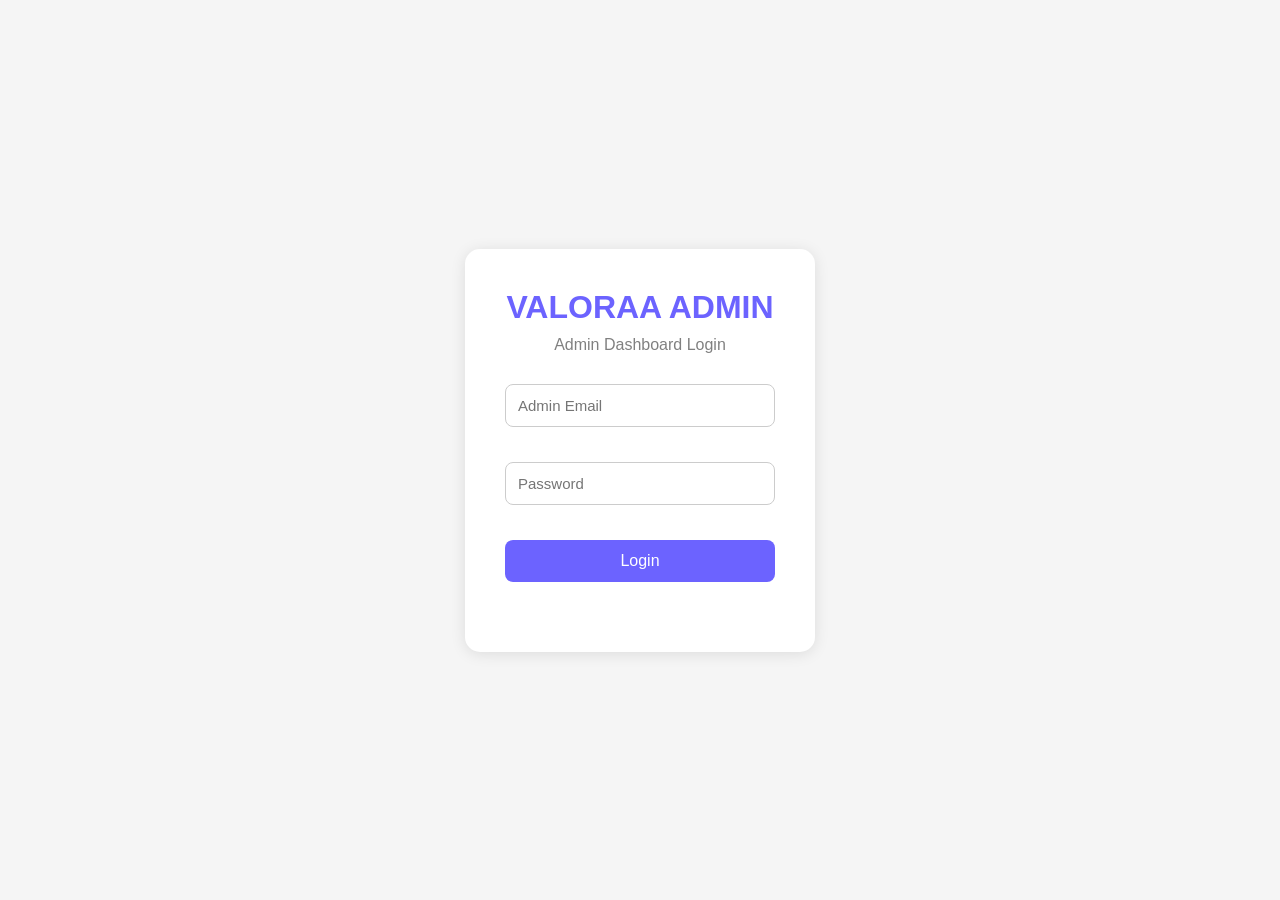
<file: frontend html/admin-login.html>
<!DOCTYPE html>
<html>

<head>

    <title>VALORAA Admin Login</title>

    <link rel="stylesheet"
          href="../css/admin.css">

    <link rel="stylesheet"
          href="https://cdnjs.cloudflare.com/ajax/libs/font-awesome/6.5.1/css/all.min.css">

</head>

<body class="login-body">

<div class="login-container">

    <div class="login-box">

        <h1>VALORAA ADMIN</h1>

        <p>Admin Dashboard Login</p>

        <form id="adminLoginForm">

            <input type="email"
                   id="email"
                   placeholder="Admin Email"
                   required>

            <input type="password"
                   id="password"
                   placeholder="Password"
                   required>

            <button type="submit">

                Login

            </button>

        </form>

    </div>

</div>

<script src="../javascript/admin-login.js"></script>

</body>
</html>
</file>
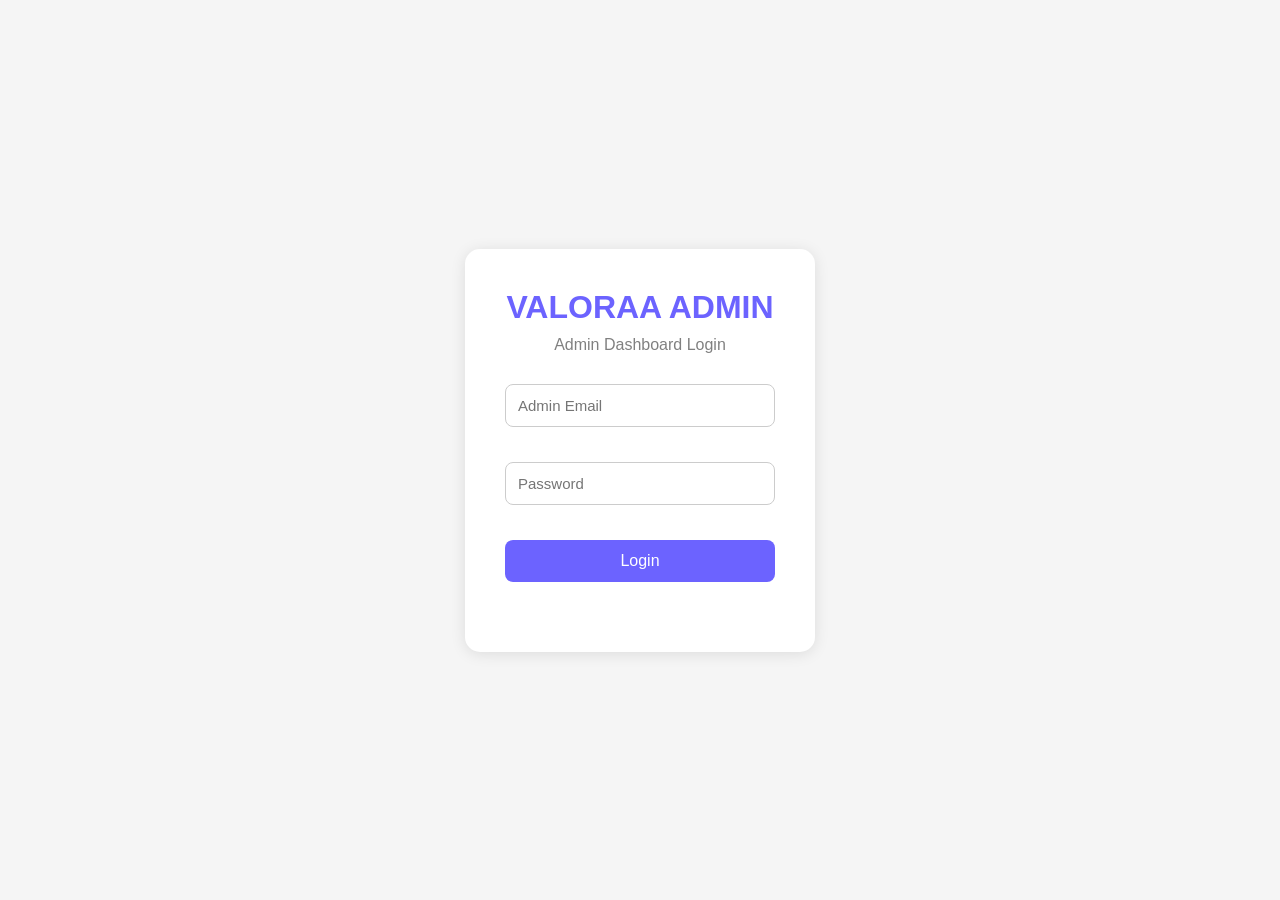
<file: frontend html/admin.html>
<!-- admin.html -->

<!DOCTYPE html>
<html lang="en">

<head>

    <meta charset="UTF-8">

    <meta name="viewport"
          content="width=device-width, initial-scale=1.0">

    <title>VALORAA Admin Dashboard</title>

    <link rel="stylesheet"
          href="../css/admin.css">

    <link rel="stylesheet"
    href="https://cdnjs.cloudflare.com/ajax/libs/font-awesome/6.5.1/css/all.min.css">

</head>

<body>

<!-- SIDEBAR -->

<div class="sidebar">

    <div class="logo">

        <h2>VALORAA</h2>

    </div>

    <ul>

        <li class="active">
            <a href="#">
                <i class="fa-solid fa-chart-line"></i>
                Dashboard
            </a>
        </li>

        <li>
            <a href="#products">
                <i class="fa-solid fa-box-open"></i>
                Products
            </a>
        </li>

        <li>
            <a href="orders.html">
                <i class="fa-solid fa-cart-shopping"></i>
                Orders
            </a>
        </li>

        <li>
            <a href="users.html">
                <i class="fa-solid fa-users"></i>
                Users
            </a>
        </li>

        <li>
            <a href="reports.html">
                <i class="fa-solid fa-chart-pie"></i>
                Reports
            </a>
        </li>

        <li>
            <a href="settings.html">
                <i class="fa-solid fa-gear"></i>
                Settings
            </a>
        </li>

        <li>
            <a href="#" onclick="logout()">
                <i class="fa-solid fa-right-from-bracket"></i>
                Logout
            </a>
        </li>

    </ul>

</div>


<!-- MAIN CONTENT -->

<div class="main-content">


    <!-- TOPBAR -->

    <div class="topbar">

        <div>

            <h1>Dashboard</h1>

            <p>Welcome Back Admin 👋</p>

        </div>

        <div class="topbar-right">

            <input type="text"
                   placeholder="Search...">

            <i class="fa-solid fa-bell"></i>

            <img src="https://i.pravatar.cc/40"
                 alt="Admin">

        </div>

    </div>


    <!-- DASHBOARD CARDS -->

    <div class="cards">

        <div class="card">

            <div>

                <h3>Total Products</h3>

                <h1 id="productCount">0</h1>

            </div>

            <i class="fa-solid fa-box"></i>

        </div>


        <div class="card">

            <div>

                <h3>Total Orders</h3>

                <h1 id="orderCount">0</h1>

            </div>

            <i class="fa-solid fa-cart-shopping"></i>

        </div>


        <div class="card">

            <div>

                <h3>Total Users</h3>

                <h1 id="userCount">0</h1>

            </div>

            <i class="fa-solid fa-users"></i>

        </div>


        <div class="card">

            <div>

                <h3>Revenue</h3>

                <h1 id="revenueCount">₹0</h1>

            </div>

            <i class="fa-solid fa-wallet"></i>

        </div>

    </div>


    <!-- PRODUCTS SECTION -->

    <div class="products-section" id="products">

        <div class="section-header">

            <h2>Products</h2>

            <button id="showFormBtn">
                + Add Product
            </button>

        </div>


        <!-- PRODUCT FORM -->

        <form id="productForm">

            <input type="text"
                   id="name"
                   placeholder="Product Name"
                   required>

            <input type="text"
                   id="category"
                   placeholder="Category"
                   required>

            <input type="number"
                   id="price"
                   placeholder="Price"
                   required>

            <input type="text"
                   id="imageUrl"
                   placeholder="Image URL"
                   required>

            <button type="submit">
                Save Product
            </button>

        </form>


        <!-- PRODUCT CARDS -->

        <div class="product-grid"
             id="productTable">

        </div>

    </div>

</div>

<script src="../javascript/admin.js"></script>

</body>
</html>
</file>
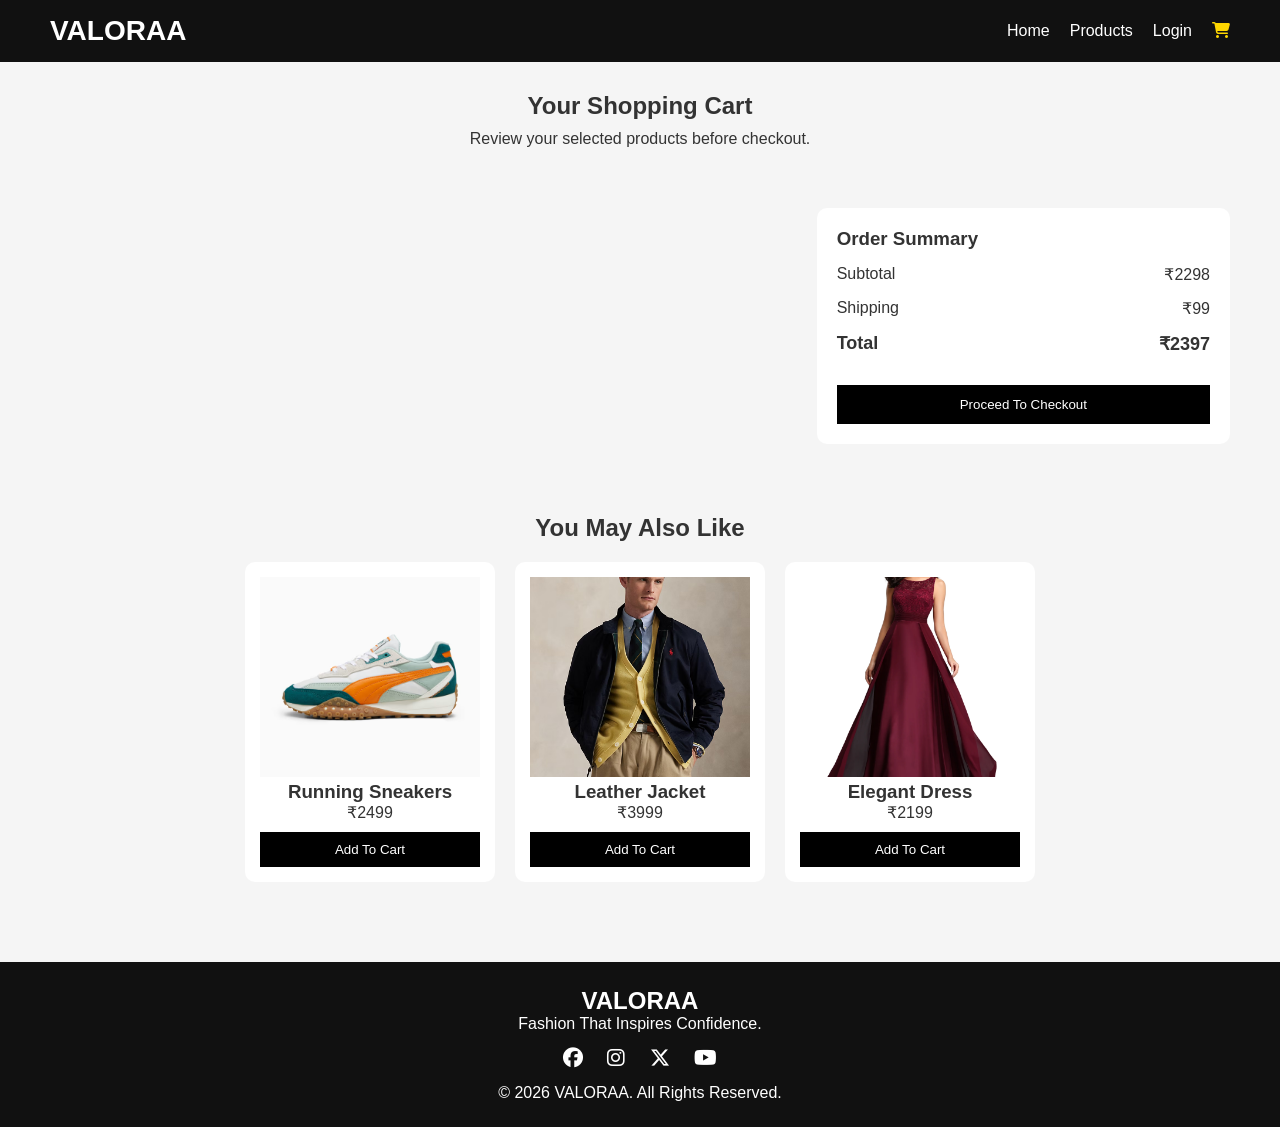
<file: frontend html/cart.html>
<!DOCTYPE html>
<html lang="en">

<head>
    <meta charset="UTF-8">

    <meta name="viewport"
        content="width=device-width, initial-scale=1.0">

    <title>VALORAA | Cart</title>

    <!-- CSS -->
    <link rel="stylesheet" href="../css/cart.css">

    <!-- Font Awesome -->
    <link rel="stylesheet"
        href="https://cdnjs.cloudflare.com/ajax/libs/font-awesome/6.5.1/css/all.min.css">
</head>

<body>

    <!-- HEADER -->
    <header>

        <div class="logo">
            <h1>VALORAA</h1>
        </div>

        <nav>

            <ul>

                <li><a href="index.html">Home</a></li>

                <li><a href="product.html">Products</a></li>

                <li><a href="login.html">Login</a></li>

                <li>
                    <a href="cart.html" class="active">
                        <i class="fa-solid fa-cart-shopping"></i>
                    </a>
                </li>

            </ul>

        </nav>

    </header>


    <!-- PAGE TITLE -->
    <section class="cart-title">

        <h2>Your Shopping Cart</h2>

        <p>
            Review your selected products before checkout.
        </p>

    </section>


    <!-- CART SECTION -->
    <section class="cart-container">


        <!-- LEFT SIDE -->
        <div class="cart-items">


            <!-- ITEM 1 -->
            <div class="cart-item">

                <img src="../images/tshirt.jpg" alt="T-Shirt">

                <div class="item-details">

                    <h3>Classic Black T-Shirt</h3>

                    <p>Size: M</p>

                    <p class="price">₹799</p>

                </div>

                <div class="quantity">

                    <button>-</button>

                    <span>1</span>

                    <button>+</button>

                </div>

                <button class="remove-btn">
                    <i class="fa-solid fa-trash"></i>
                </button>

            </div>


            <!-- ITEM 2 -->
            <div class="cart-item">

                <img src="../images/hoodie.jpg" alt="Hoodie">

                <div class="item-details">

                    <h3>Premium Hoodie</h3>

                    <p>Size: L</p>

                    <p class="price">₹1499</p>

                </div>

                <div class="quantity">

                    <button>-</button>

                    <span>1</span>

                    <button>+</button>

                </div>

                <button class="remove-btn">
                    <i class="fa-solid fa-trash"></i>
                </button>

            </div>

        </div>


        <!-- RIGHT SIDE -->
        <div class="cart-summary">

            <h3>Order Summary</h3>

            <div class="summary-item">

                <p>Subtotal</p>

                <span>₹2298</span>

            </div>

            <div class="summary-item">

                <p>Shipping</p>

                <span>₹99</span>

            </div>

            <div class="summary-item total">

                <p>Total</p>

                <span>₹2397</span>

            </div>

            <button class="checkout-btn">
                Proceed To Checkout
            </button>

        </div>

    </section>


    <!-- RECOMMENDED PRODUCTS -->
    <section class="recommended">

        <h2>You May Also Like</h2>

        <div class="recommended-container">


            <!-- PRODUCT 1 -->
            <div class="recommended-card">

                <img src="../images/shoes.jpg" alt="Shoes">

                <h3>Running Sneakers</h3>

                <p>₹2499</p>

                <button>Add To Cart</button>

            </div>


            <!-- PRODUCT 2 -->
            <div class="recommended-card">

                <img src="../images/jacket.jpg" alt="Jacket">

                <h3>Leather Jacket</h3>

                <p>₹3999</p>

                <button>Add To Cart</button>

            </div>


            <!-- PRODUCT 3 -->
            <div class="recommended-card">

                <img src="../images/women-dress.jpg" alt="Women Dress">

                <h3>Elegant Dress</h3>

                <p>₹2199</p>

                <button>Add To Cart</button>

            </div>

        </div>

    </section>


    <!-- FOOTER -->
    <footer>

        <div class="footer-content">

            <h2>VALORAA</h2>

            <p>Fashion That Inspires Confidence.</p>

            <div class="social-icons">

                <i class="fa-brands fa-facebook"></i>

                <i class="fa-brands fa-instagram"></i>

                <i class="fa-brands fa-x-twitter"></i>

                <i class="fa-brands fa-youtube"></i>

            </div>

            <p class="copyright">
                © 2026 VALORAA. All Rights Reserved.
            </p>

        </div>

    </footer>


    <!-- JS -->
    <script src="../javascript/cart.js"></script>

</body>

</html>
</file>
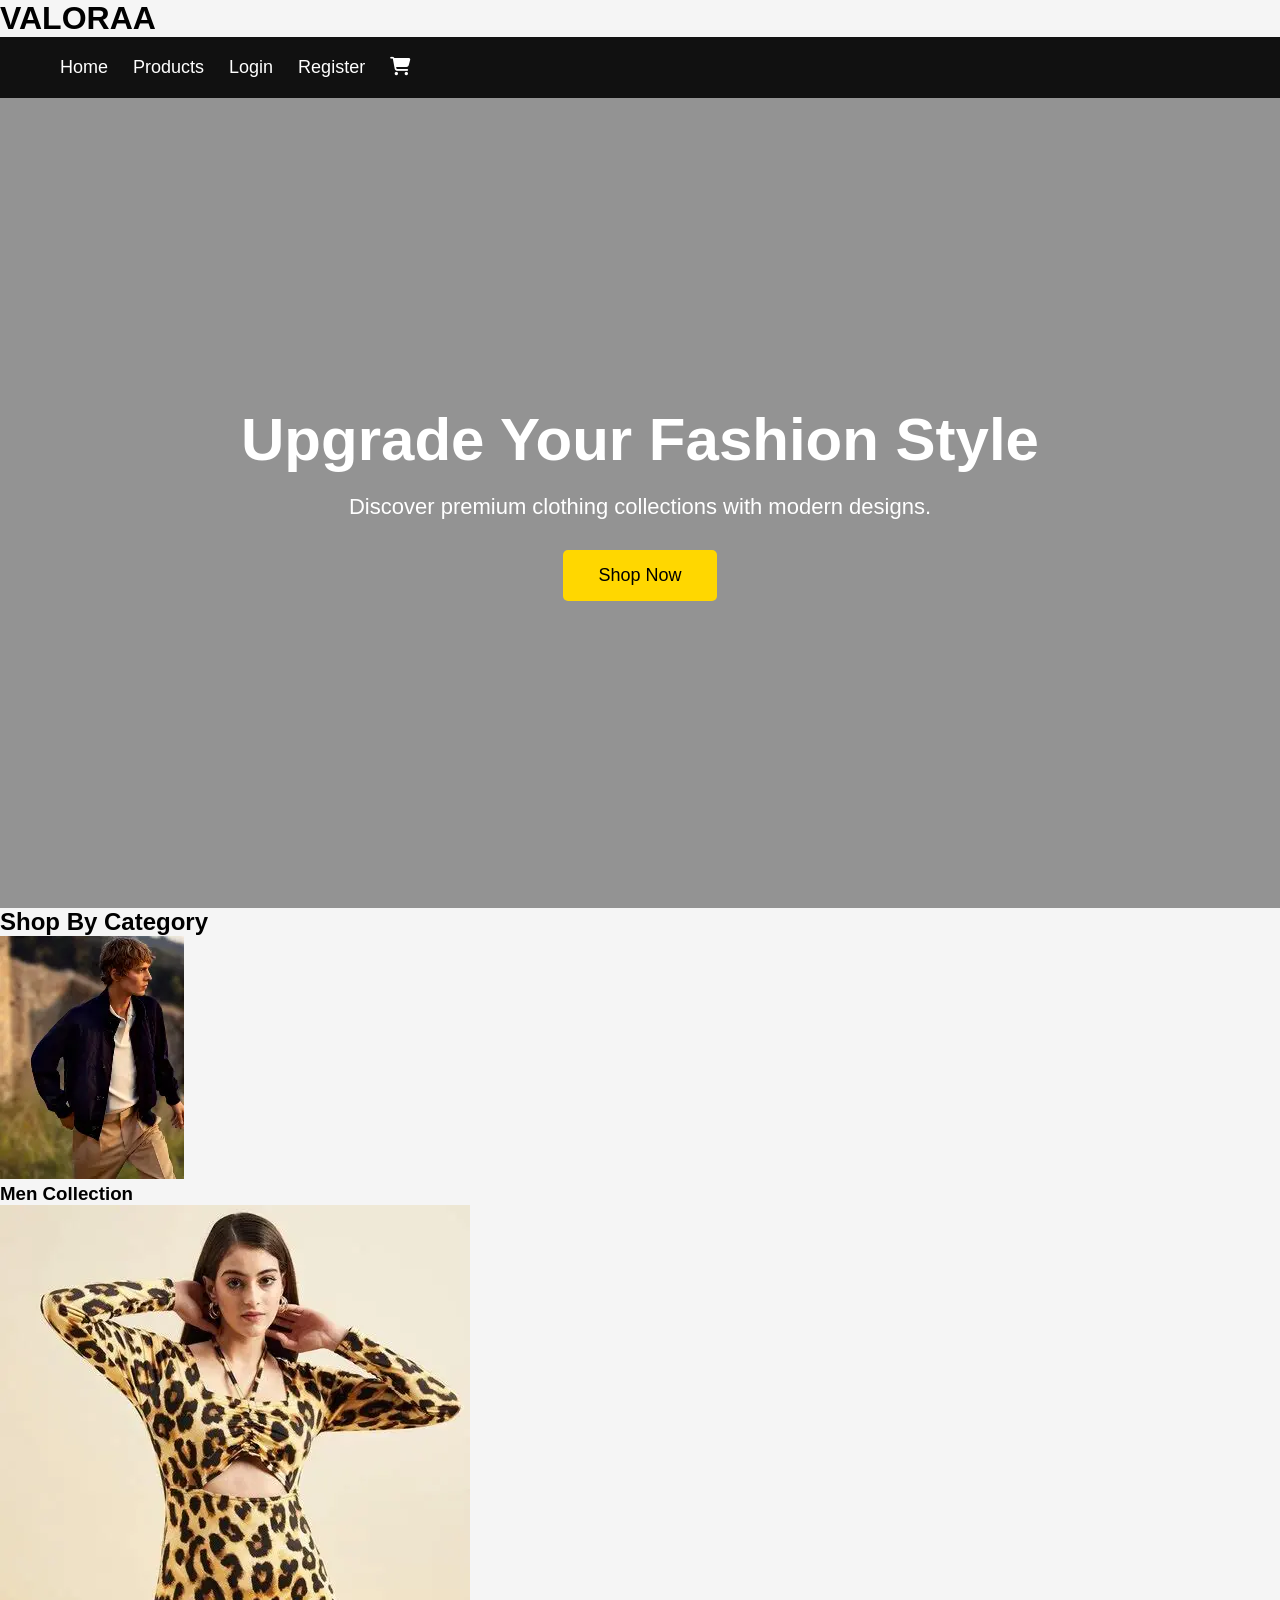
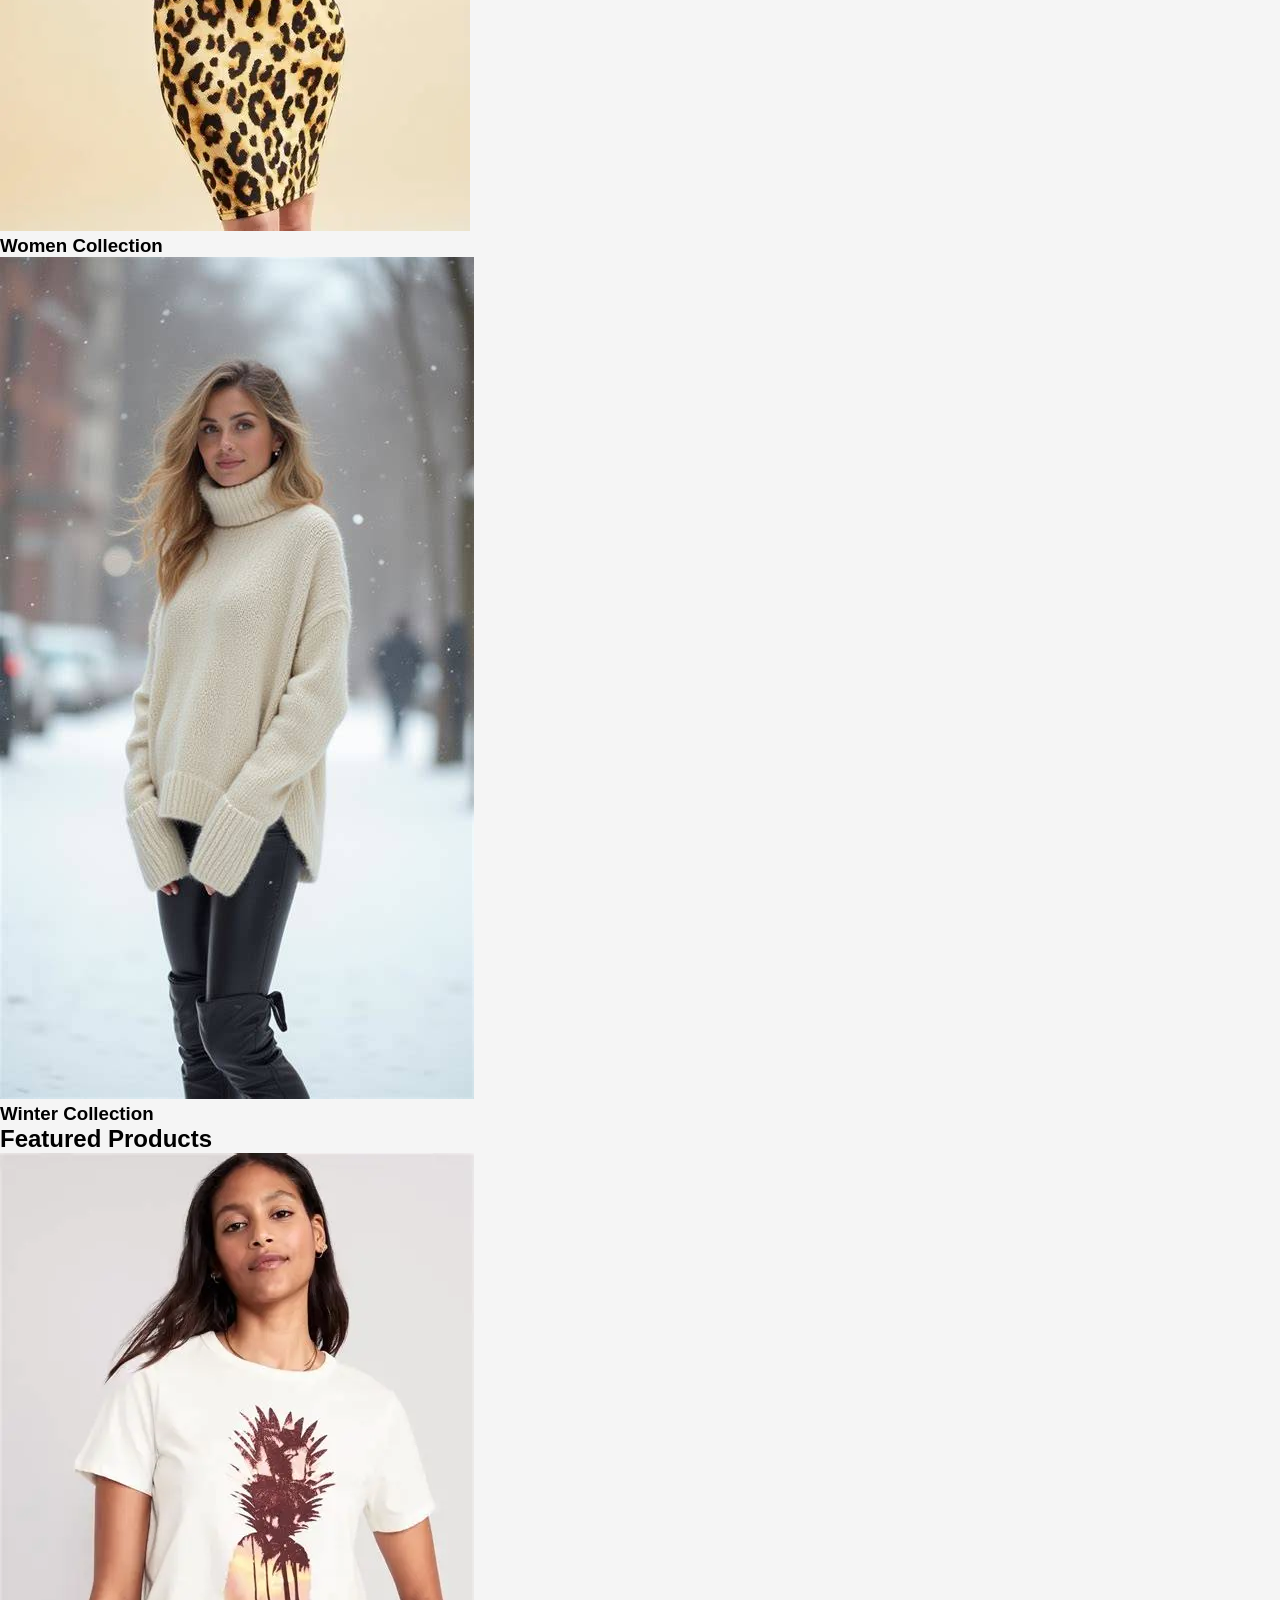
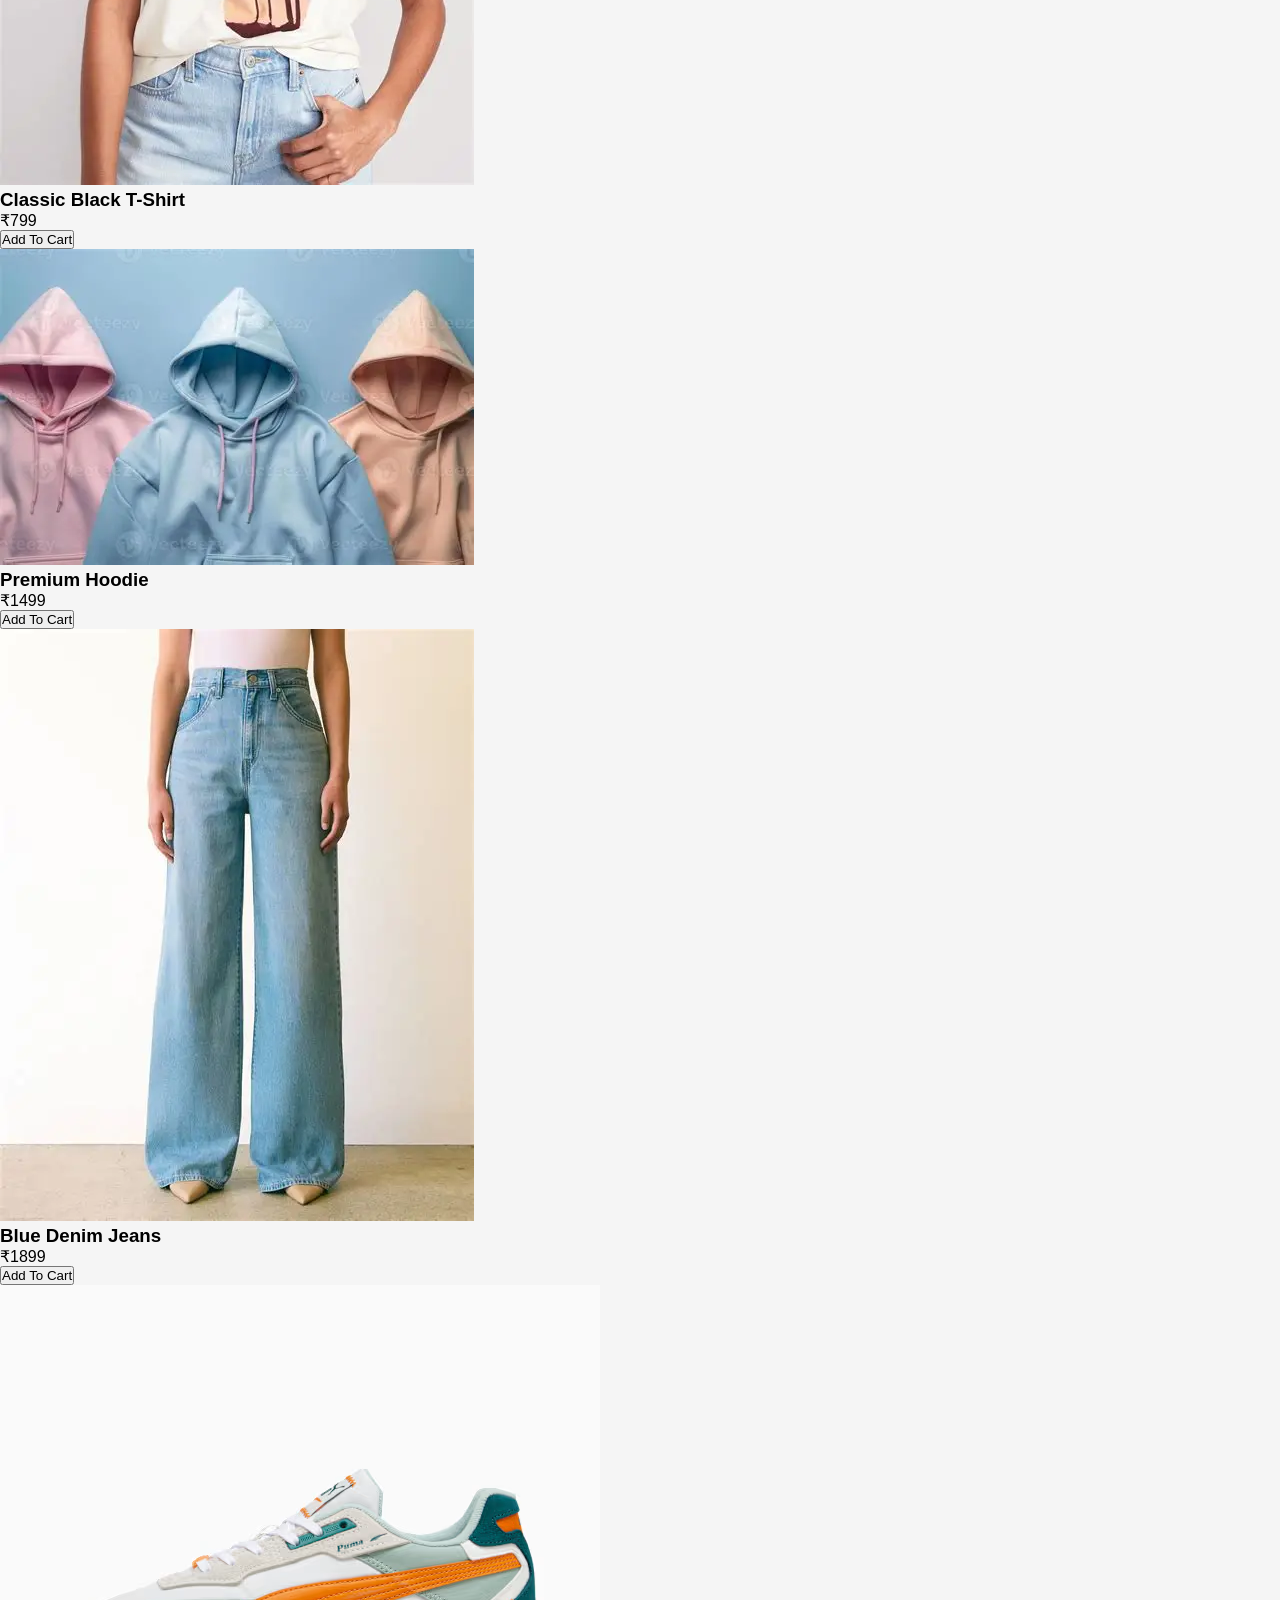
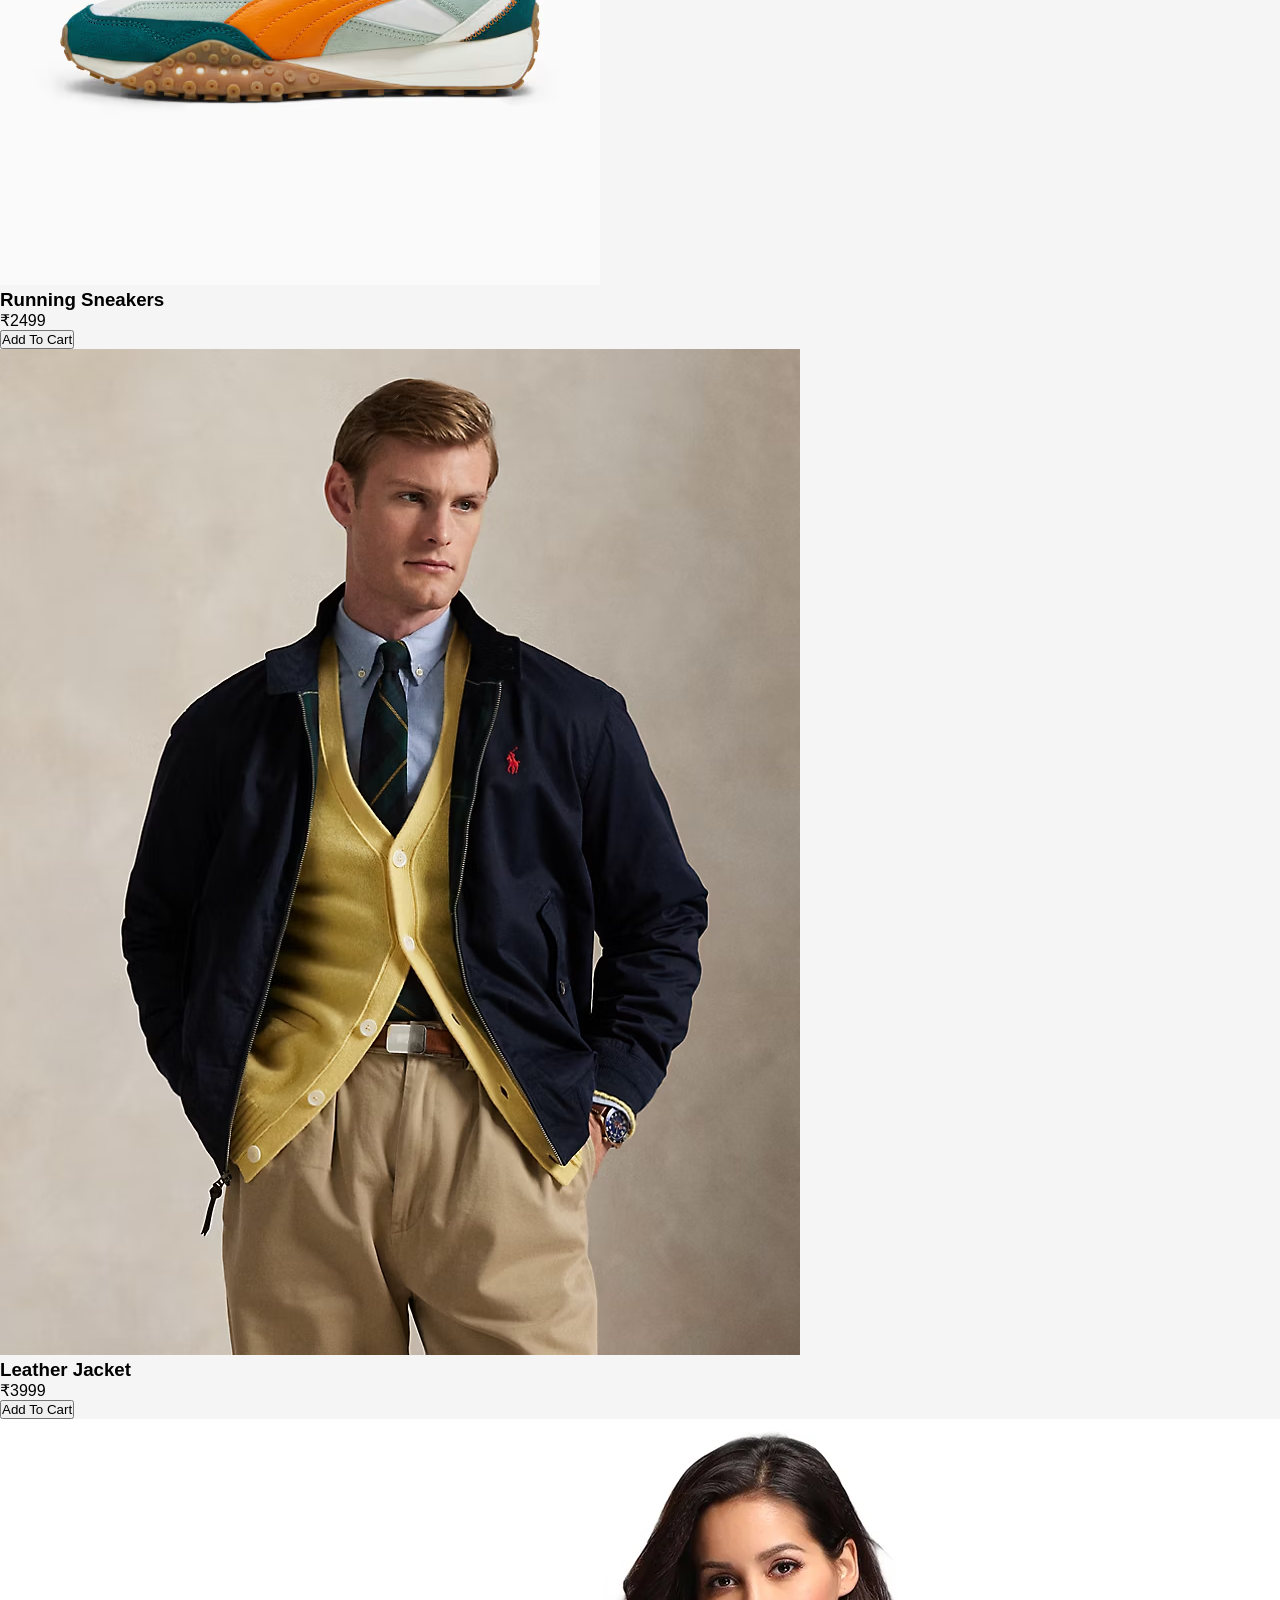
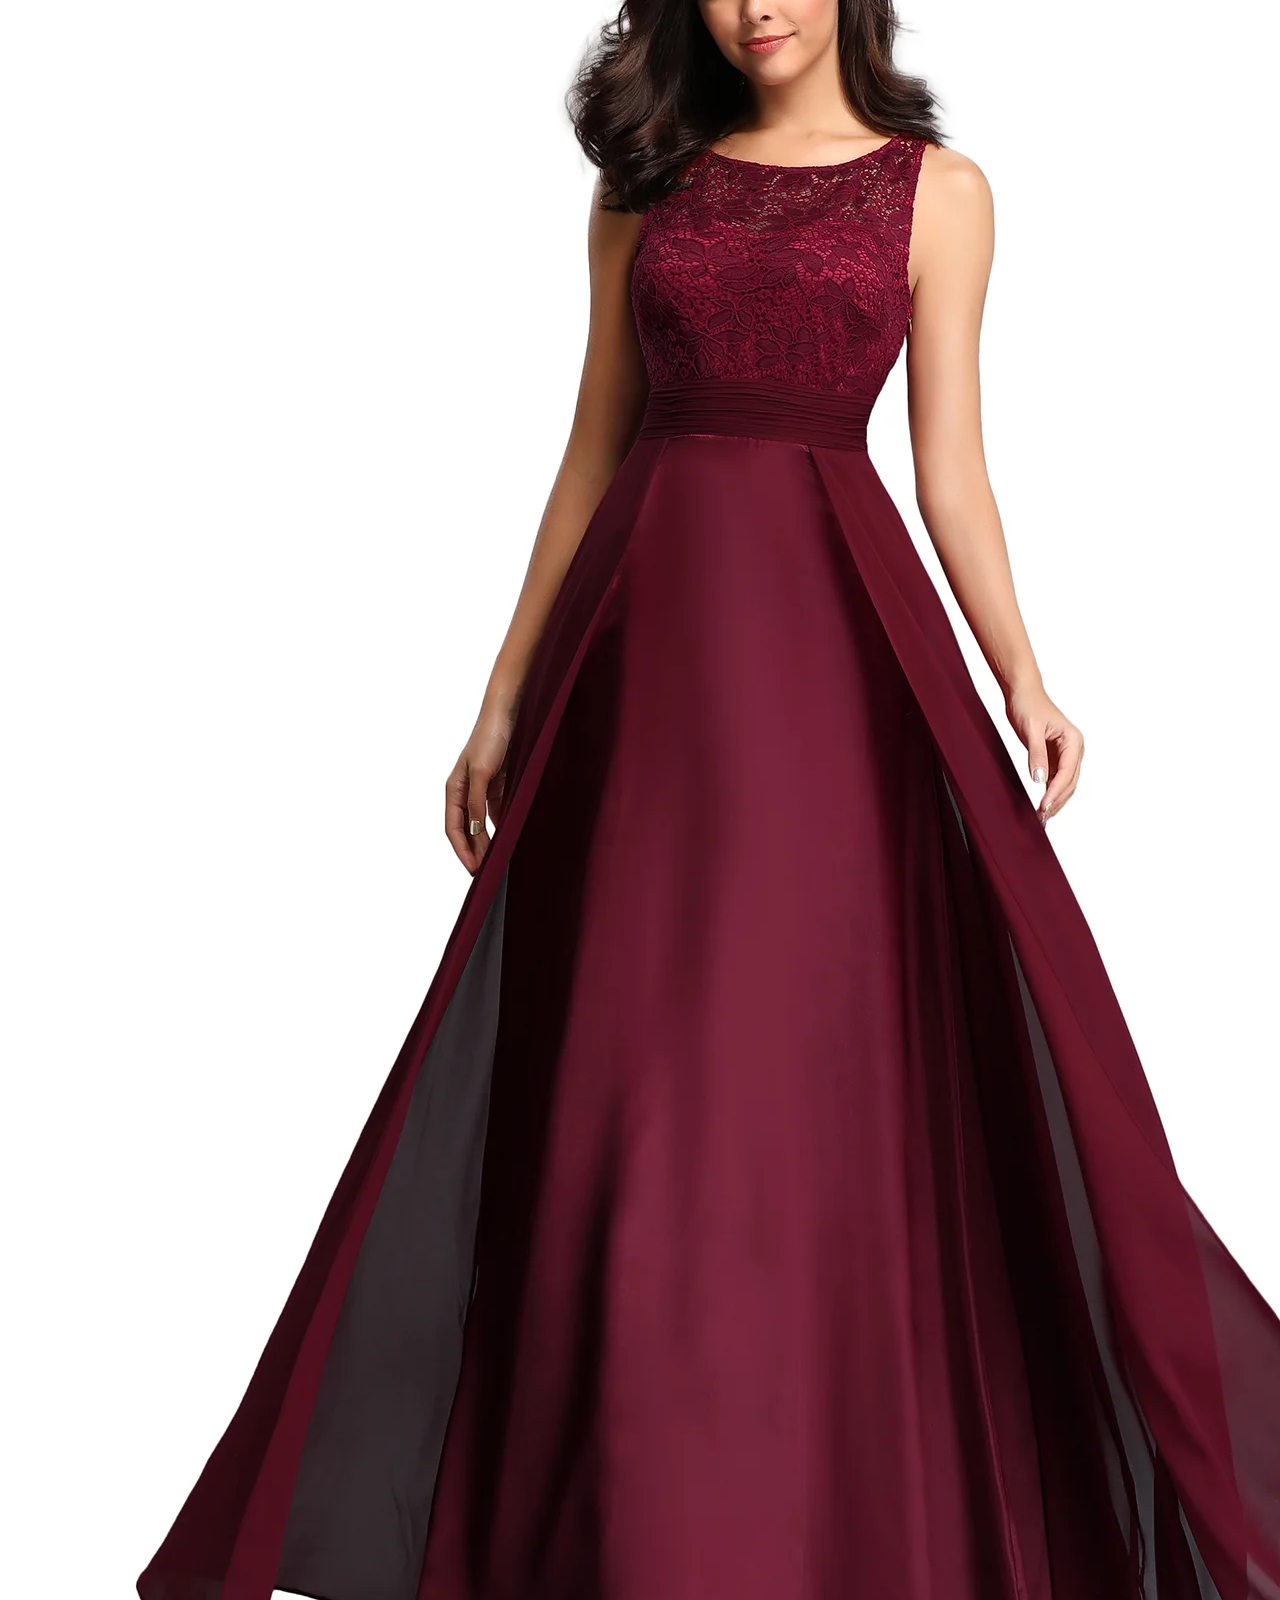
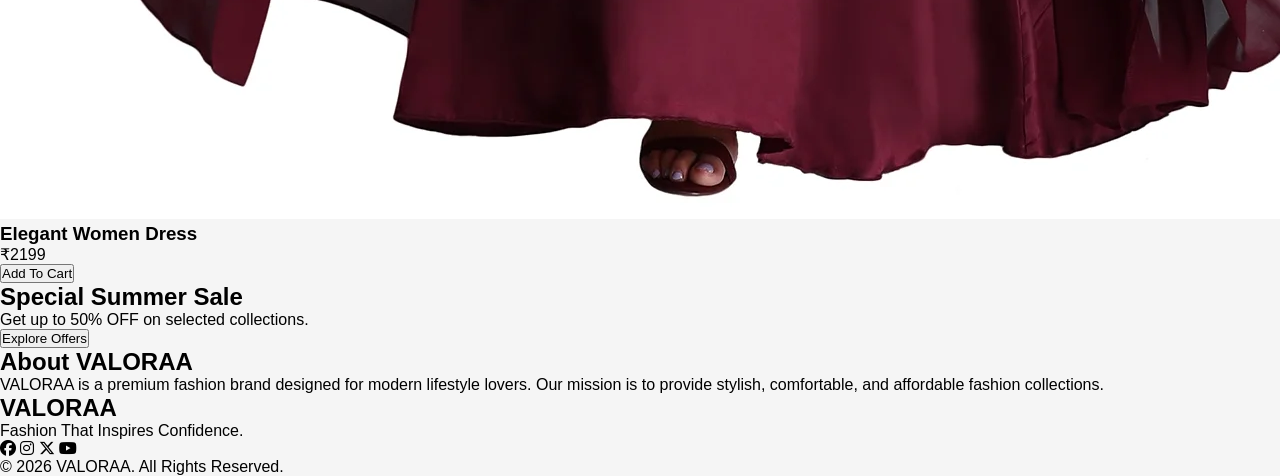
<file: frontend html/home.html>
<!DOCTYPE html>
<html lang="en">

<head>

    <meta charset="UTF-8">

    <meta name="viewport"
          content="width=device-width, initial-scale=1.0">

    <title>VALORAA | Fashion Store</title>

    <!-- CSS -->
    <link rel="stylesheet" href="../css/home.css">
    <!-- FONT AWESOME -->
    <link rel="stylesheet"
          href="https://cdnjs.cloudflare.com/ajax/libs/font-awesome/6.5.1/css/all.min.css">

</head>

<body>


<!-- HEADER -->
<header>

    <div class="logo">
        <h1>VALORAA</h1>
    </div>

    <nav>

        <ul>

            <li><a href="index.html" class="active">Home</a></li>

            <li><a href="product.html">Products</a></li>

            <li><a href="login.html">Login</a></li>

            <li><a href="register.html">Register</a></li>

            <li>
                <a href="cart.html">
                    <i class="fa-solid fa-cart-shopping"></i>
                </a>
            </li>

        </ul>

    </nav>

</header>


<!-- HERO SECTION -->
<section class="hero">

    <div class="hero-content">

        <h2>Upgrade Your Fashion Style</h2>

        <p>
            Discover premium clothing collections with modern designs.
        </p>

        <button onclick="window.location.href='product.html'">
    Shop Now
</button>
    </div>

</section>


<!-- CATEGORIES -->
<section class="categories">

    <h2 class="section-title">Shop By Category</h2>

    <div class="category-container">


        <!-- MEN -->
        <div class="category-card">

            <img src="../images/men-fashion.jpg"
     alt="Men Fashion">

            <h3>Men Collection</h3>

        </div>


        <!-- WOMEN -->
        <div class="category-card">

            <img src="../images/women-fashion.jpg" alt="Women Fashion">

            <h3>Women Collection</h3>

        </div>


        <!-- WINTER -->
        <div class="category-card">

            <img src="../images/winter-fashion.jpg" alt="Winter Fashion">

            <h3>Winter Collection</h3>

        </div>

    </div>

</section>


<!-- FEATURED PRODUCTS -->
<section class="products">

    <h2 class="section-title">Featured Products</h2>

    <div class="product-container">


        <!-- PRODUCT 1 -->
        <div class="product-card">

            <img src="../images/tshirt.jpg" alt="T-Shirt">

            <h3>Classic Black T-Shirt</h3>

            <p class="price">₹799</p>

            <button>Add To Cart</button>

        </div>


        <!-- PRODUCT 2 -->
        <div class="product-card">

            <img src="../images/hoodie.jpg" alt="Hoodie">

            <h3>Premium Hoodie</h3>

            <p class="price">₹1499</p>

            <button>Add To Cart</button>

        </div>


        <!-- PRODUCT 3 -->
        <div class="product-card">

            <img src="../images/jeans.jpg" alt="Jeans">

            <h3>Blue Denim Jeans</h3>

            <p class="price">₹1899</p>

            <button>Add To Cart</button>

        </div>


        <!-- PRODUCT 4 -->
        <div class="product-card">

           <img src="../images/shoes.jpg" alt="Shoes">

            <h3>Running Sneakers</h3>

            <p class="price">₹2499</p>

            <button>Add To Cart</button>

        </div>


        <!-- PRODUCT 5 -->
        <div class="product-card">

            <img src="../images/jacket.jpg" alt="Jacket">

            <h3>Leather Jacket</h3>

            <p class="price">₹3999</p>

            <button>Add To Cart</button>

        </div>


        <!-- PRODUCT 6 -->
        <div class="product-card">

           <img src="../images/women-dress.jpg" alt="Women Dress">

            <h3>Elegant Women Dress</h3>

            <p class="price">₹2199</p>

            <button>Add To Cart</button>

        </div>

    </div>

</section>


<!-- OFFER SECTION -->
<section class="offer-section">

    <div class="offer-content">

        <h2>Special Summer Sale</h2>

        <p>
            Get up to 50% OFF on selected collections.
        </p>

        <button>Explore Offers</button>

    </div>

</section>


<!-- ABOUT SECTION -->
<section class="about">

    <div class="about-content">

        <h2>About VALORAA</h2>

        <p>
            VALORAA is a premium fashion brand designed for modern
            lifestyle lovers. Our mission is to provide stylish,
            comfortable, and affordable fashion collections.
        </p>

    </div>

</section>


<!-- FOOTER -->
<footer>

    <div class="footer-content">

        <h2>VALORAA</h2>

        <p>Fashion That Inspires Confidence.</p>

        <div class="social-icons">

            <i class="fa-brands fa-facebook"></i>

            <i class="fa-brands fa-instagram"></i>

            <i class="fa-brands fa-x-twitter"></i>

            <i class="fa-brands fa-youtube"></i>

        </div>

        <p>
            © 2026 VALORAA. All Rights Reserved.
        </p>

    </div>

</footer>


<!-- JS -->
<script src="../javascript/home.js"></script>

</body>
</html>
</file>
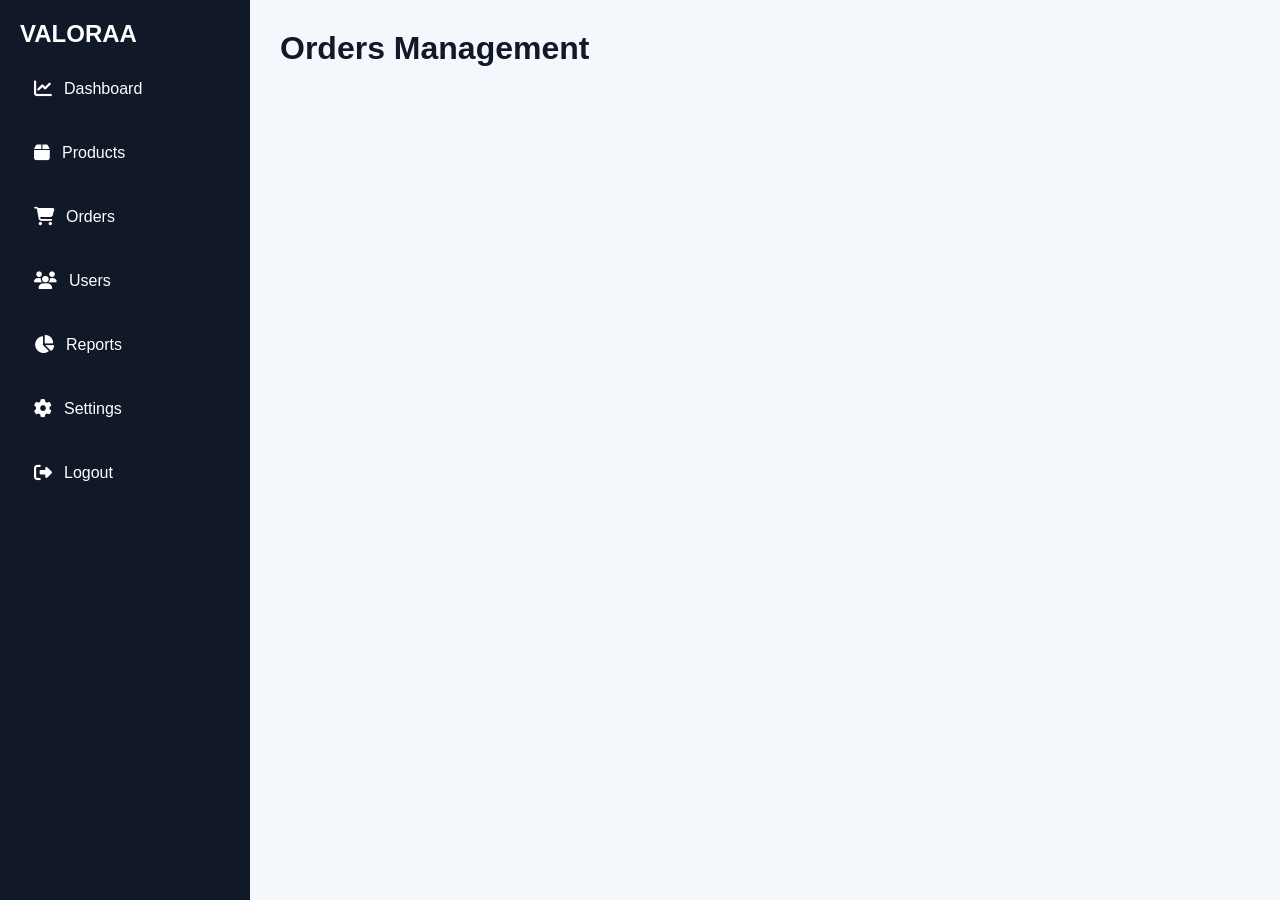
<file: frontend html/orders.html>
<!DOCTYPE html>
<html>

<head>

    <title>Orders</title>

    <link rel="stylesheet"
          href="../css/admin.css">

    <link rel="stylesheet"
          href="https://cdnjs.cloudflare.com/ajax/libs/font-awesome/6.5.1/css/all.min.css">

</head>

<body>

<div class="sidebar">

    <h2>VALORAA</h2>

    <ul>

        <li>
            <a href="admin.html">
                <i class="fa-solid fa-chart-line"></i>
                Dashboard
            </a>
        </li>

        <li>
            <a href="admin.html">
                <i class="fa-solid fa-box"></i>
                Products
            </a>
        </li>

        <li>
            <a href="orders.html" class="active">
                <i class="fa-solid fa-cart-shopping"></i>
                Orders
            </a>
        </li>

        <li>
            <a href="users.html">
                <i class="fa-solid fa-users"></i>
                Users
            </a>
        </li>

        <li>
            <a href="reports.html">
                <i class="fa-solid fa-chart-pie"></i>
                Reports
            </a>
        </li>

        <li>
            <a href="settings.html">
                <i class="fa-solid fa-gear"></i>
                Settings
            </a>
        </li>

        <li>
            <a href="login.html">
                <i class="fa-solid fa-right-from-bracket"></i>
                Logout
            </a>
        </li>

    </ul>

</div>



<div class="main-content">

    <div class="topbar">

        <h1>Orders Management</h1>

    </div>


    <div id="ordersContainer"
         class="orders-grid">

    </div>

</div>

<script src="../javascript/orders.js"></script>

</body>
</html>
</file>
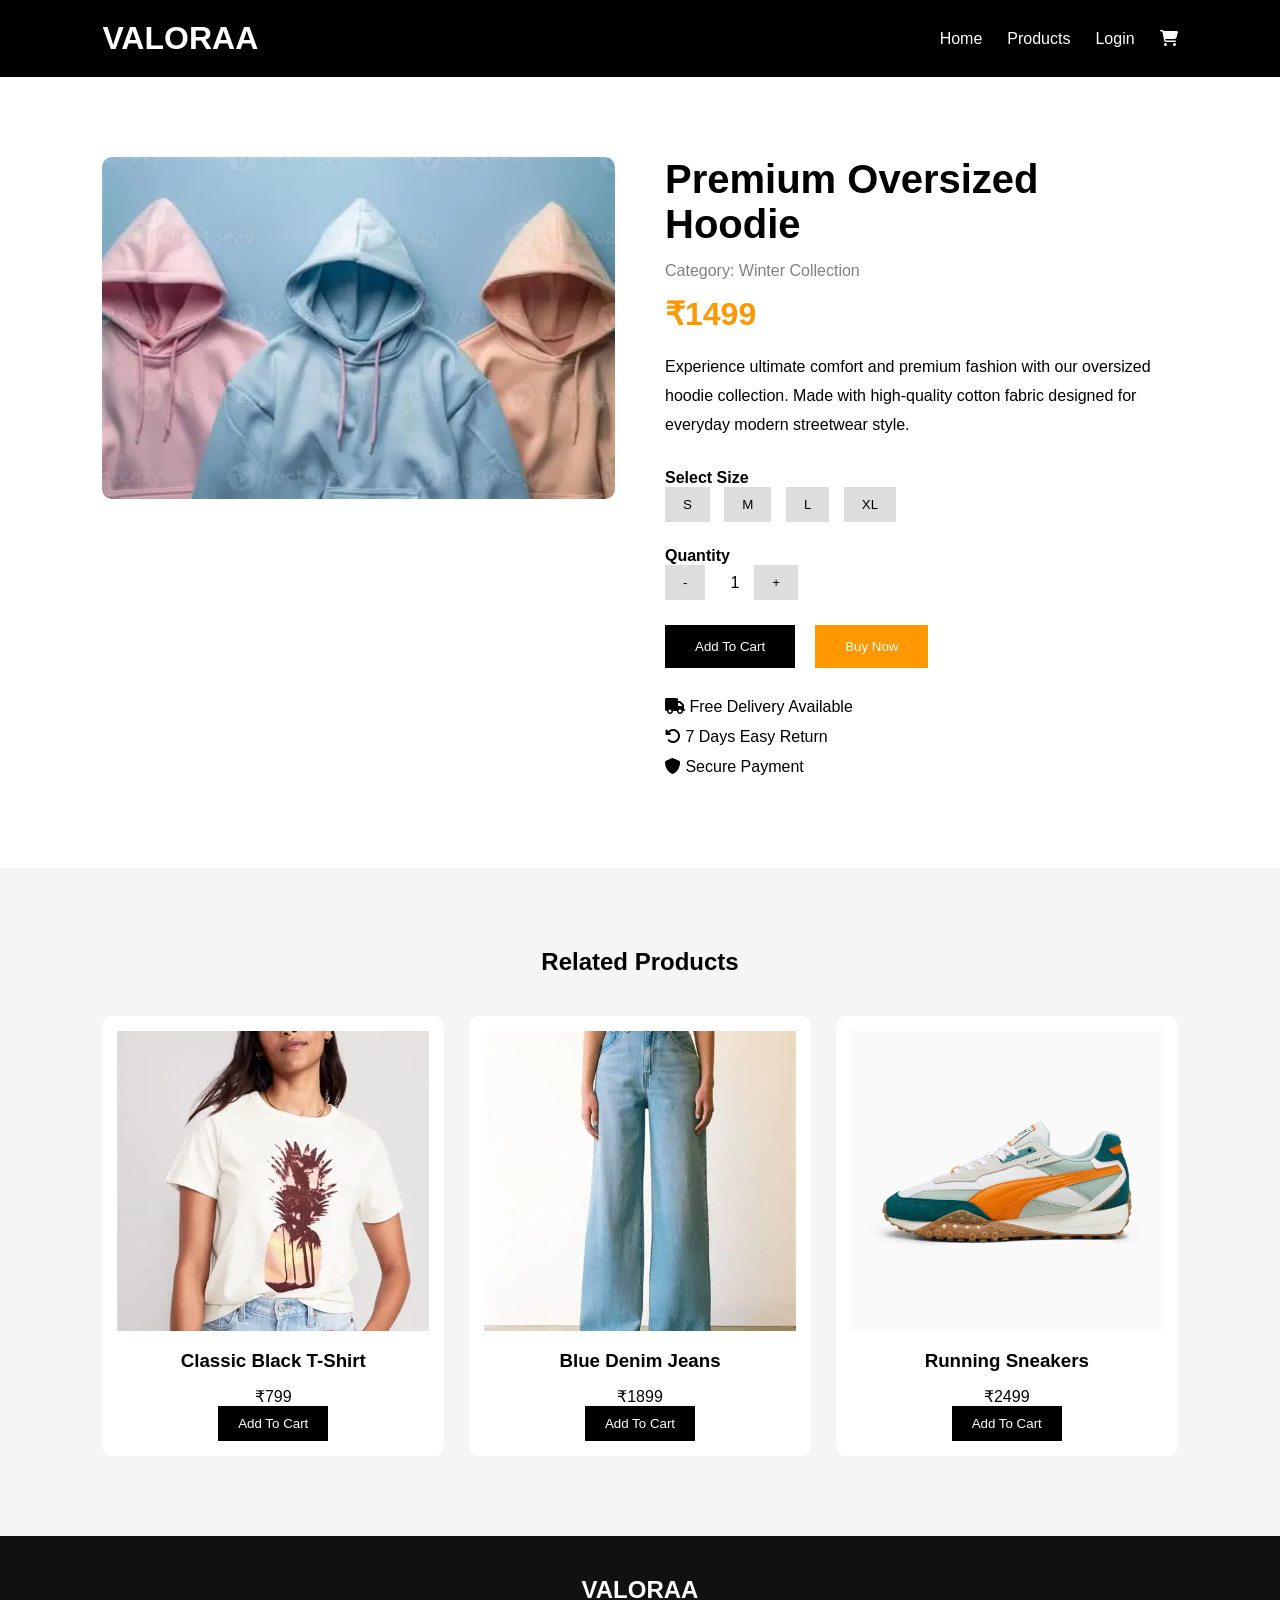
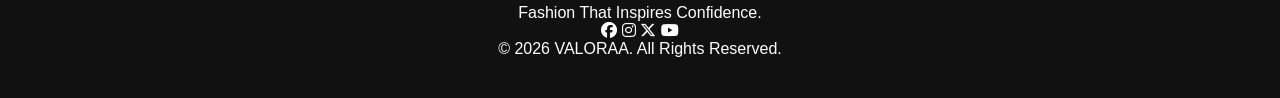
<file: frontend html/product details.html>
<!DOCTYPE html>
<html lang="en">

<head>
    <meta charset="UTF-8">

    <meta name="viewport"
        content="width=device-width, initial-scale=1.0">

    <title>VALORAA | Product Details</title>

    <!-- CSS -->
   <link rel="stylesheet" href="../css/product details.css">

    <!-- Font Awesome -->
    <link rel="stylesheet"
        href="https://cdnjs.cloudflare.com/ajax/libs/font-awesome/6.5.1/css/all.min.css">
</head>

<body>

    <!-- HEADER -->
    <header>

        <div class="logo">
            <h1>VALORAA</h1>
        </div>

        <nav>

            <ul>

                <li><a href="index.html">Home</a></li>

                <li><a href="product.html">Products</a></li>

                <li><a href="login.html">Login</a></li>

                <li>
                    <a href="cart.html">
                        <i class="fa-solid fa-cart-shopping"></i>
                    </a>
                </li>

            </ul>

        </nav>

    </header>


    <!-- PRODUCT DETAILS SECTION -->
    <section class="product-details-container">

        <!-- PRODUCT IMAGE -->
        <div class="product-image">

           <img id="productImage"
     src="../images/hoodie.jpg"
     alt="Premium Hoodie">

        </div>


        <!-- PRODUCT INFO -->
        <div class="product-info">

           <h2 id="productName">Premium Oversized Hoodie</h2>

            <p class="category">
                Category: Winter Collection
            </p>

            <h3 class="price" id="productPrice">₹1499</h3>

            <p class="description">

                Experience ultimate comfort and premium fashion
                with our oversized hoodie collection.
                Made with high-quality cotton fabric designed
                for everyday modern streetwear style.

            </p>


            <!-- SIZE OPTIONS -->
            <div class="size-section">

                <h4>Select Size</h4>

                <div class="sizes">

                    <button>S</button>

                    <button>M</button>

                    <button>L</button>

                    <button>XL</button>

                </div>

            </div>


            <!-- QUANTITY -->
            <div class="quantity-section">

                <h4>Quantity</h4>

                <div class="quantity-box">

                    <button>-</button>

                    <span>1</span>

                    <button>+</button>

                </div>

            </div>


            <!-- ACTION BUTTONS -->
            <div class="action-buttons">

                <button class="add-cart-btn">Add To Cart</button>

                <button class="buy-now-btn">
                    Buy Now
                </button>

            </div>


            <!-- EXTRA DETAILS -->
            <div class="extra-details">

                <p>
                    <i class="fa-solid fa-truck"></i>
                    Free Delivery Available
                </p>

                <p>
                    <i class="fa-solid fa-rotate-left"></i>
                    7 Days Easy Return
                </p>

                <p>
                    <i class="fa-solid fa-shield"></i>
                    Secure Payment
                </p>

            </div>

        </div>

    </section>


    <!-- RELATED PRODUCTS -->
    <section class="related-products">

        <h2>Related Products</h2>

        <div class="related-container">


            <!-- PRODUCT 1 -->
            <div class="product-card">

                <img src="../images/tshirt.jpg"
                    alt="T-Shirt">

                <h3>Classic Black T-Shirt</h3>

                <p>₹799</p>

                <button class="add-cart-btn">Add To Cart</button>

            </div>


            <!-- PRODUCT 2 -->
            <div class="product-card">

                <img src="../images/jeans.jpg"
                    alt="Jeans">

                <h3>Blue Denim Jeans</h3>

                <p>₹1899</p>

                <button class="add-cart-btn">Add To Cart</button>

            </div>


            <!-- PRODUCT 3 -->
            <div class="product-card">

                <img src="../images/shoes.jpg"
                    alt="Shoes">

                <h3>Running Sneakers</h3>

                <p>₹2499</p>

               <button class="add-cart-btn">Add To Cart</button>

            </div>

        </div>

    </section>


    <!-- FOOTER -->
    <footer>

        <div class="footer-content">

            <h2>VALORAA</h2>

            <p>Fashion That Inspires Confidence.</p>

            <div class="social-icons">

                <i class="fa-brands fa-facebook"></i>

                <i class="fa-brands fa-instagram"></i>

                <i class="fa-brands fa-x-twitter"></i>

                <i class="fa-brands fa-youtube"></i>

            </div>

            <p class="copyright">
                © 2026 VALORAA. All Rights Reserved.
            </p>

        </div>

    </footer>


    <!-- JS -->
      <script src="../javascript/product details.js"></script>

</body>

</html>
</file>
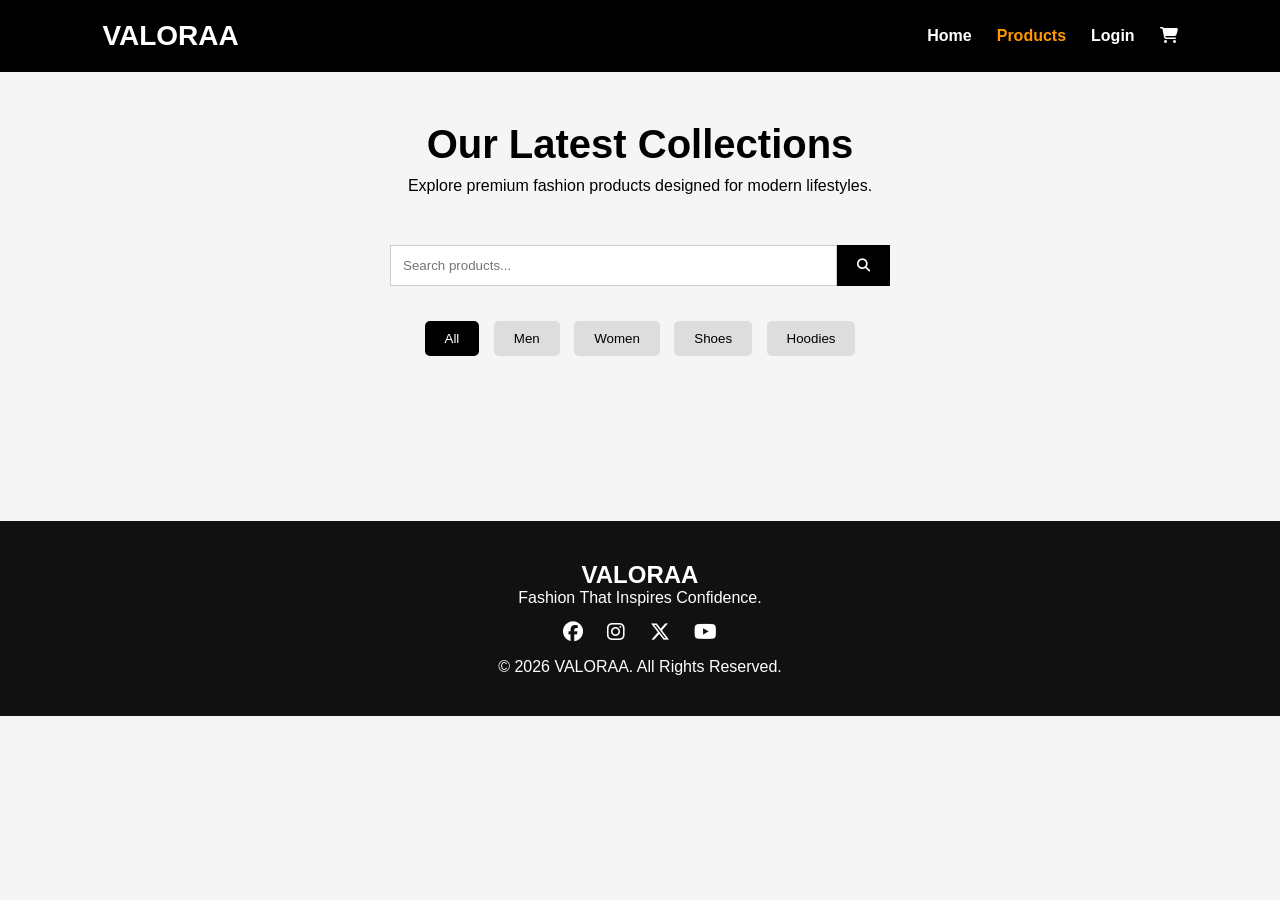
<file: frontend html/product.html>
<!DOCTYPE html>
<html lang="en">

<head>

    <meta charset="UTF-8">

    <meta name="viewport"
          content="width=device-width, initial-scale=1.0">

    <title>VALORAA | Products</title>

    <link rel="stylesheet"
          href="../css/product.css">

    <link rel="stylesheet"
          href="https://cdnjs.cloudflare.com/ajax/libs/font-awesome/6.5.1/css/all.min.css">

</head>

<body>

    <!-- HEADER -->
    <header>

        <div class="logo">
            <h1>VALORAA</h1>
        </div>

        <nav>

            <ul>

                <li>
                    <a href="index.html">Home</a>
                </li>

                <li>
                    <a href="product.html"
                       class="active">Products</a>
                </li>

                <li>
                    <a href="login.html">Login</a>
                </li>

                <li>
                    <a href="cart.html">
                        <i class="fa-solid fa-cart-shopping"></i>
                    </a>
                </li>

            </ul>

        </nav>

    </header>


    <!-- PAGE TITLE -->
    <section class="page-title">

        <h2>Our Latest Collections</h2>

        <p>
            Explore premium fashion products designed for modern lifestyles.
        </p>

    </section>


    <!-- SEARCH -->
    <section class="search-section">

        <div class="search-box">

            <input type="text"
                   id="searchInput"
                   placeholder="Search products...">

            <button>

                <i class="fa-solid fa-magnifying-glass"></i>

            </button>

        </div>

    </section>


    <!-- FILTERS -->
    <section class="filter-section">

        <button class="filter-btn active">
            All
        </button>

        <button class="filter-btn">
            Men
        </button>

        <button class="filter-btn">
            Women
        </button>

        <button class="filter-btn">
            Shoes
        </button>

        <button class="filter-btn">
            Hoodies
        </button>

    </section>


    <!-- PRODUCTS LOADED FROM DATABASE -->
    <section class="products-container"
             id="productsContainer">

    </section>


    <!-- FOOTER -->
    <footer>

        <div class="footer-content">

            <h2>VALORAA</h2>

            <p>
                Fashion That Inspires Confidence.
            </p>

            <div class="social-icons">

                <i class="fa-brands fa-facebook"></i>

                <i class="fa-brands fa-instagram"></i>

                <i class="fa-brands fa-x-twitter"></i>

                <i class="fa-brands fa-youtube"></i>

            </div>

            <p class="copyright">

                © 2026 VALORAA.
                All Rights Reserved.

            </p>

        </div>

    </footer>


    <!-- JS -->
    <script src="../javascript/product.js"></script>

</body>

</html>
</file>
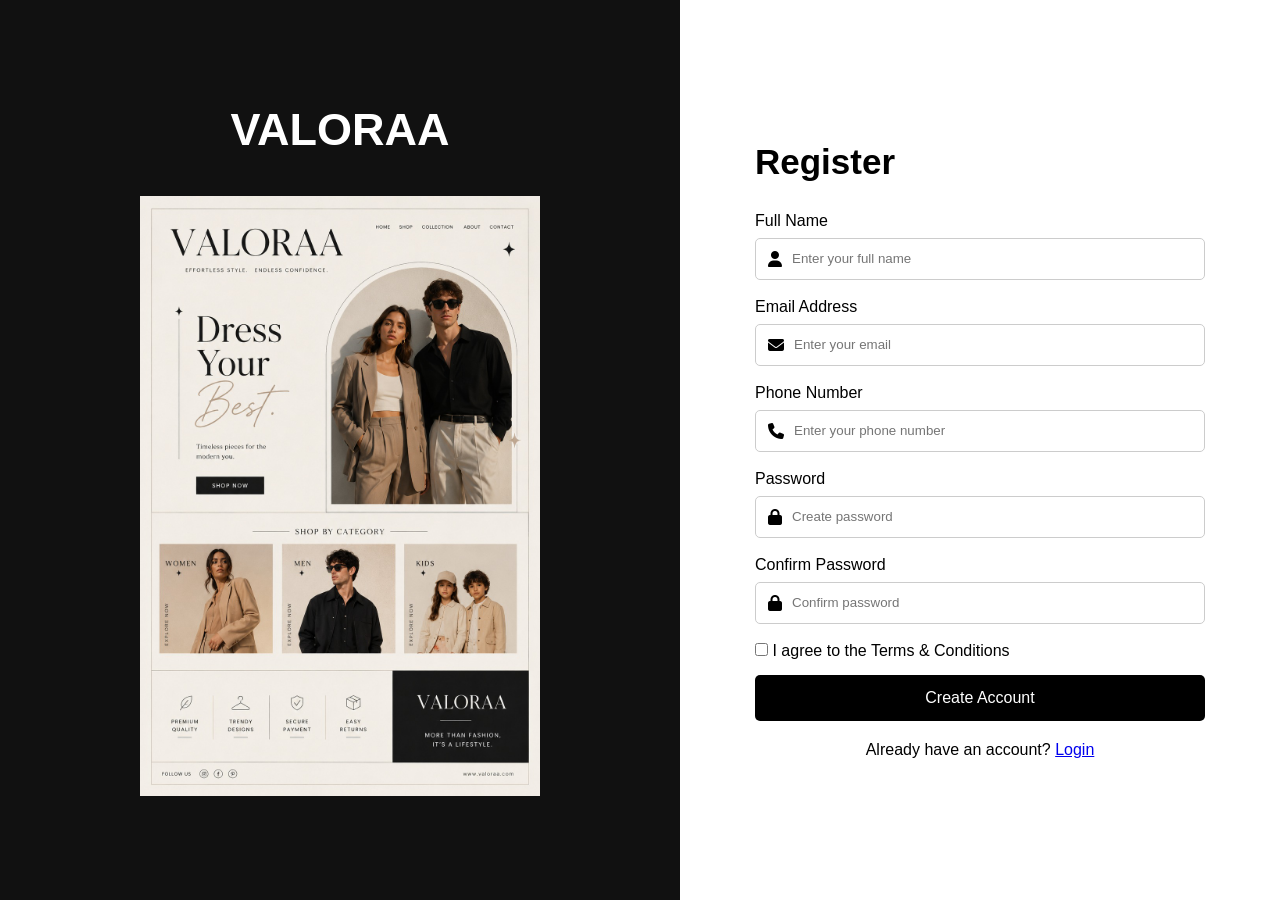
<file: frontend html/reg.html>
<!DOCTYPE html>
<html lang="en">

<head>
    <meta charset="UTF-8">

    <meta name="viewport"
        content="width=device-width, initial-scale=1.0">

    <title>VALORAA | Register</title>

    <!-- CSS -->
    <link rel="stylesheet" href="../css/reg.css">
    <!-- Font Awesome -->
    <link rel="stylesheet"
        href="https://cdnjs.cloudflare.com/ajax/libs/font-awesome/6.5.1/css/all.min.css">
</head>

<body>

    <!-- REGISTER CONTAINER -->
    <div class="register-container">

        <!-- LEFT SECTION -->
        <div class="register-left">

            <h1>VALORAA</h1>

            

            <img src="../images/register-banner.png.jpeg"
                alt="Register Banner">

        </div>


        <!-- RIGHT SECTION -->
        <div class="register-right">

            <form class="register-form">

                <h2>Register</h2>

                <!-- FULL NAME -->
                <div class="input-box">

                    <label>Full Name</label>

                    <div class="input-field">

                        <i class="fa-solid fa-user"></i>
                            <input type="text"
                                id="name"
                                placeholder="Enter your full name"
                                required>
                        
                    </div>

                </div>


                <!-- EMAIL -->
                <div class="input-box">

                    <label>Email Address</label>

                    <div class="input-field">

                        <i class="fa-solid fa-envelope"></i>

                        <input type="email"
                            id="email"
                            placeholder="Enter your email"
                            required>
                    </div>

                </div>


                <!-- PHONE -->
                <div class="input-box">

                    <label>Phone Number</label>

                    <div class="input-field">

                        <i class="fa-solid fa-phone"></i>

                        <input type="tel"
                            placeholder="Enter your phone number"
                            required>

                    </div>

                </div>


                <!-- PASSWORD -->
                <div class="input-box">

                    <label>Password</label>

                    <div class="input-field">

                        <i class="fa-solid fa-lock"></i>

                        <input type="password"
   
                                id="password"
                                placeholder="Create password"
                                required>
                    </div>

                </div>


                <!-- CONFIRM PASSWORD -->
                <div class="input-box">

                    <label>Confirm Password</label>

                    <div class="input-field">

                        <i class="fa-solid fa-lock"></i>

                        <input type="password"
                            placeholder="Confirm password"
                            required>

                    </div>

                </div>


                <!-- TERMS -->
                <div class="terms">

                    <label>
                        <input type="checkbox" required>

                        I agree to the Terms & Conditions
                    </label>

                </div>


                <!-- REGISTER BUTTON -->
                <button type="submit"
                    id="registerBtn"
                    class="register-btn">

                    Create Account

                </button>


                <!-- LOGIN LINK -->
                <p class="login-link">

                    Already have an account?

                    <a href="login.html">Login</a>

                </p>

            </form>

        </div>

    </div>

    <!-- JS -->
    <script src="../javascript/reg.js"></script>

</body>
</html>
</file>
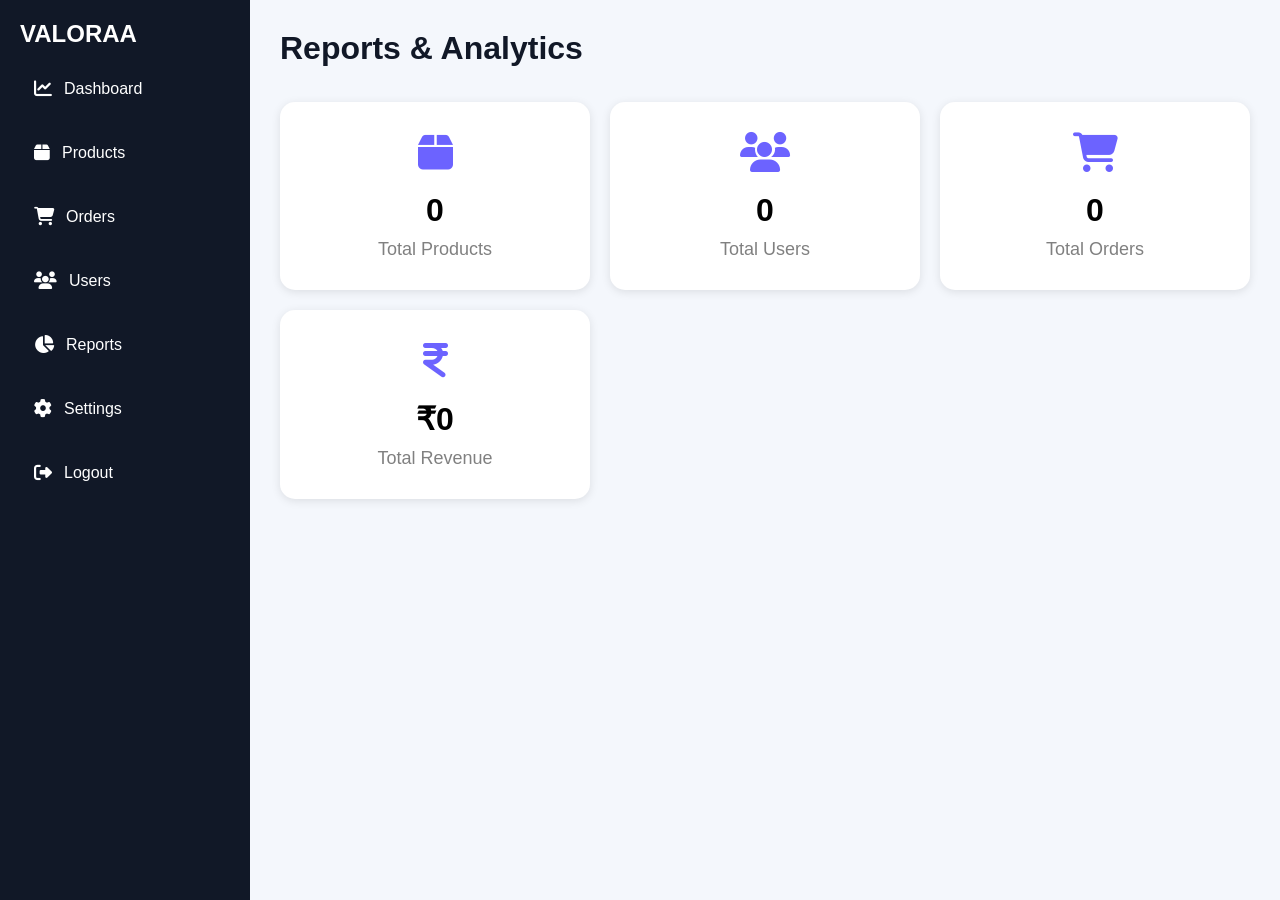
<file: frontend html/reports.html>
<!DOCTYPE html>
<html>

<head>

    <title>Reports</title>

    <link rel="stylesheet"
          href="../css/admin.css">

    <link rel="stylesheet"
          href="https://cdnjs.cloudflare.com/ajax/libs/font-awesome/6.5.1/css/all.min.css">

</head>

<body>

<div class="sidebar">

    <h2>VALORAA</h2>

    <ul>

        <li>
            <a href="admin.html">
                <i class="fa-solid fa-chart-line"></i>
                Dashboard
            </a>
        </li>

        <li>
            <a href="admin.html">
                <i class="fa-solid fa-box"></i>
                Products
            </a>
        </li>

        <li>
            <a href="orders.html">
                <i class="fa-solid fa-cart-shopping"></i>
                Orders
            </a>
        </li>

        <li>
            <a href="users.html">
                <i class="fa-solid fa-users"></i>
                Users
            </a>
        </li>

        <li>
            <a href="reports.html" class="active">
                <i class="fa-solid fa-chart-pie"></i>
                Reports
            </a>
        </li>

        <li>
            <a href="settings.html">
                <i class="fa-solid fa-gear"></i>
                Settings
            </a>
        </li>

        <li>
            <a href="login.html">
                <i class="fa-solid fa-right-from-bracket"></i>
                Logout
            </a>
        </li>

    </ul>

</div>



<div class="main-content">

    <div class="topbar">

        <h1>Reports & Analytics</h1>

    </div>



    <div class="report-cards">

        <div class="report-card">

            <i class="fa-solid fa-box"></i>

            <h2 id="totalProducts">0</h2>

            <p>Total Products</p>

        </div>



        <div class="report-card">

            <i class="fa-solid fa-users"></i>

            <h2 id="totalUsers">0</h2>

            <p>Total Users</p>

        </div>



        <div class="report-card">

            <i class="fa-solid fa-cart-shopping"></i>

            <h2 id="totalOrders">0</h2>

            <p>Total Orders</p>

        </div>



        <div class="report-card">

            <i class="fa-solid fa-indian-rupee-sign"></i>

            <h2 id="totalRevenue">₹0</h2>

            <p>Total Revenue</p>

        </div>

    </div>

</div>

<script src="../javascript/reports.js"></script>

</body>
</html>
</file>
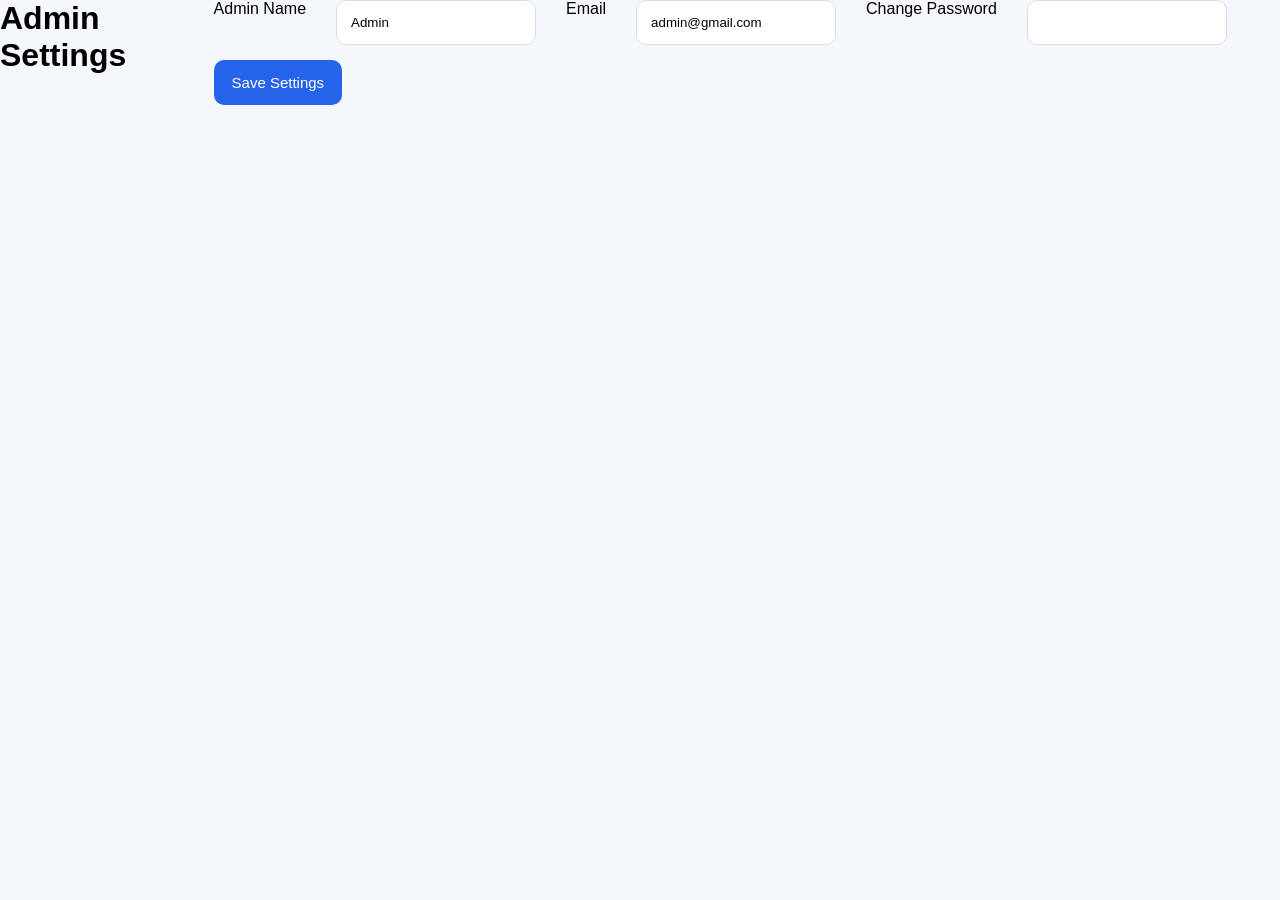
<file: frontend html/settings.html>
<!DOCTYPE html>
<html>
<head>
    <title>Settings</title>
    <link rel="stylesheet" href="../css/admin.css">
</head>
<body>

<h1>Admin Settings</h1>

<form>

<label>Admin Name</label><br>
<input type="text" value="Admin"><br><br>

<label>Email</label><br>
<input type="email" value="admin@gmail.com"><br><br>

<label>Change Password</label><br>
<input type="password"><br><br>

<button type="submit">
Save Settings
</button>

</form>

</body>
</html>
</file>
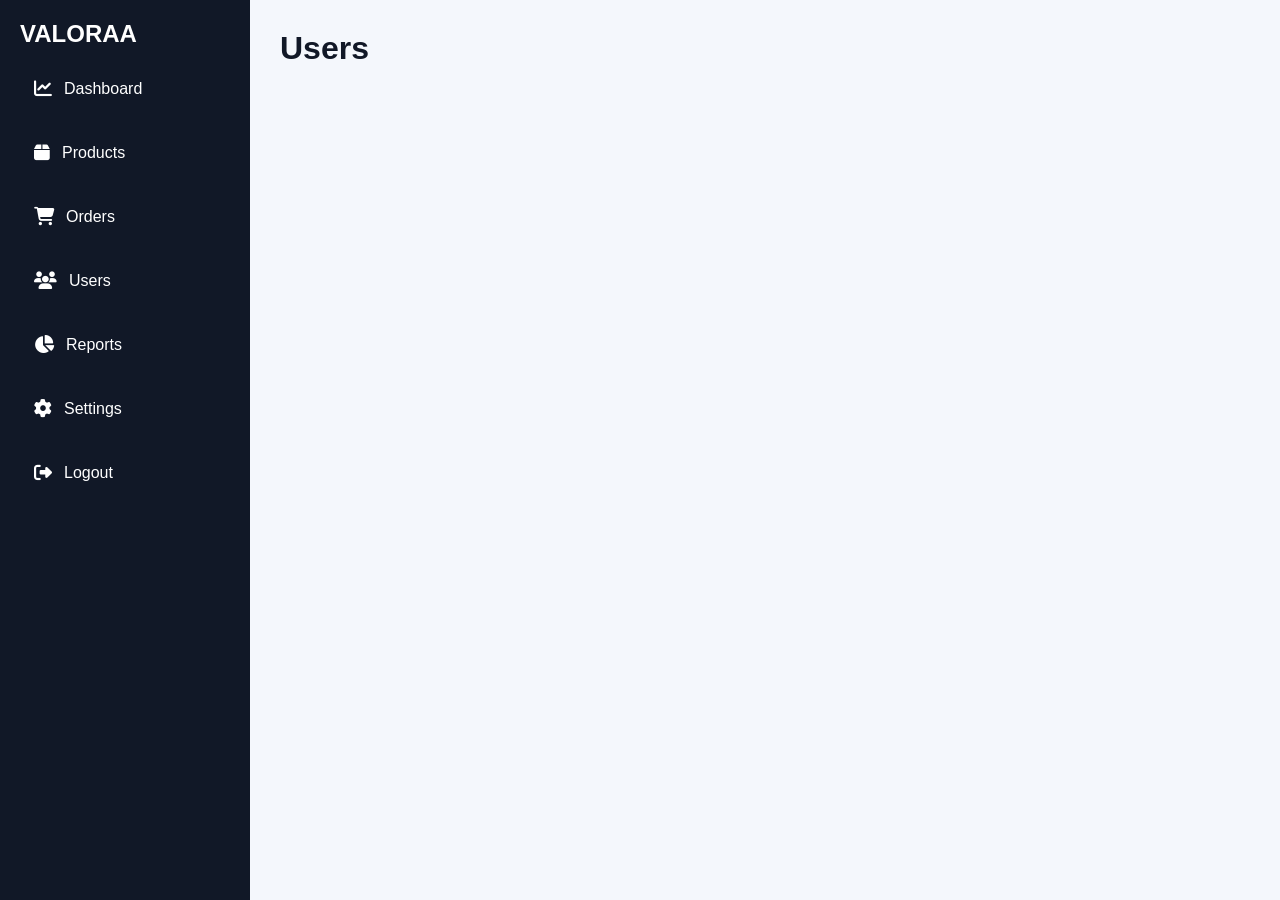
<file: frontend html/users.html>
<!DOCTYPE html>
<html>

<head>

    <title>Users</title>

    <link rel="stylesheet"
          href="../css/admin.css">

    <link rel="stylesheet"
          href="https://cdnjs.cloudflare.com/ajax/libs/font-awesome/6.5.1/css/all.min.css">

</head>

<body>

<div class="sidebar">

    <h2>VALORAA</h2>

    <ul>

        <li>
            <a href="admin.html">
                <i class="fa-solid fa-chart-line"></i>
                Dashboard
            </a>
        </li>

        <li>
            <a href="admin.html">
                <i class="fa-solid fa-box"></i>
                Products
            </a>
        </li>

        <li>
            <a href="orders.html">
                <i class="fa-solid fa-cart-shopping"></i>
                Orders
            </a>
        </li>

        <li>
            <a href="users.html" class="active">
                <i class="fa-solid fa-users"></i>
                Users
            </a>
        </li>

        <li>
            <a href="reports.html">
                <i class="fa-solid fa-chart-pie"></i>
                Reports
            </a>
        </li>

        <li>
            <a href="settings.html">
                <i class="fa-solid fa-gear"></i>
                Settings
            </a>
        </li>

        <li>
            <a href="login.html">
                <i class="fa-solid fa-right-from-bracket"></i>
                Logout
            </a>
        </li>

    </ul>

</div>


<div class="main-content">

    <div class="topbar">

        <h1>Users</h1>

    </div>


    <div id="usersContainer"
         class="users-grid">

    </div>

</div>

<script src="../javascript/users.js"></script>

</body>
</html>
</file>
<file: css/admin.css>
/* admin.css */

*{
    margin:0;
    padding:0;
    box-sizing:border-box;
}

body{
    display:flex;
    font-family:Arial, sans-serif;
    background:#f4f7fc;
}


/* SIDEBAR */

.sidebar{
    width:250px;
    height:100vh;
    background:#111827;
    color:white;
    padding:20px;
    position:fixed;
    left:0;
    top:0;
}

.logo{
    text-align:center;
    margin-bottom:40px;
}

.logo h2{
    font-size:28px;
    letter-spacing:2px;
}

.sidebar ul{
    list-style:none;
}

.sidebar ul li{
    margin:18px 0;
}

.sidebar ul li a{
    color:white;
    text-decoration:none;
    display:flex;
    align-items:center;
    gap:12px;
    padding:14px;
    border-radius:12px;
    transition:0.3s;
    font-size:16px;
}

.sidebar ul li a:hover,
.sidebar ul li.active a{
    background:#2563eb;
}

.sidebar ul li a i{
    font-size:18px;
}


/* MAIN CONTENT */

.main-content{
    margin-left:250px;
    width:100%;
    padding:30px;
}


/* TOPBAR */

.topbar{
    display:flex;
    justify-content:space-between;
    align-items:center;
    margin-bottom:35px;
}

.topbar h1{
    font-size:32px;
    color:#111827;
}

.topbar p{
    color:gray;
    margin-top:5px;
}

.topbar-right{
    display:flex;
    align-items:center;
    gap:20px;
}

.topbar-right input{
    padding:12px;
    border:none;
    border-radius:10px;
    width:250px;
    outline:none;
    background:white;
    box-shadow:0 2px 8px rgba(0,0,0,0.1);
}

.topbar-right i{
    font-size:20px;
    cursor:pointer;
}

.topbar-right img{
    border-radius:50%;
    width:45px;
    height:45px;
}


/* DASHBOARD CARDS */

.cards{
    display:grid;
    grid-template-columns:repeat(4,1fr);
    gap:20px;
    margin-bottom:40px;
}

.card{
    background:white;
    padding:25px;
    border-radius:18px;
    display:flex;
    justify-content:space-between;
    align-items:center;
    box-shadow:0 4px 10px rgba(0,0,0,0.1);
    transition:0.3s;
}

.card:hover{
    transform:translateY(-6px);
}

.card h3{
    color:gray;
    margin-bottom:10px;
}

.card h1{
    font-size:32px;
    color:#111827;
}

.card i{
    font-size:40px;
    color:#2563eb;
}


/* PRODUCTS SECTION */

.products-section{
    background:white;
    padding:25px;
    border-radius:18px;
    box-shadow:0 4px 10px rgba(0,0,0,0.1);
}

.section-header{
    display:flex;
    justify-content:space-between;
    align-items:center;
    margin-bottom:25px;
}

.section-header h2{
    font-size:28px;
}


/* PRODUCT FORM */

form{
    display:flex;
    gap:15px;
    flex-wrap:wrap;
    margin-bottom:30px;
}

form input{
    padding:14px;
    border:1px solid #ddd;
    border-radius:10px;
    min-width:200px;
    outline:none;
}


/* BUTTONS */

button{
    background:#2563eb;
    color:white;
    border:none;
    padding:14px 18px;
    border-radius:10px;
    cursor:pointer;
    transition:0.3s;
    font-size:15px;
}

button:hover{
    background:#1d4ed8;
}


/* PRODUCT GRID */

.product-grid{
    display:grid;
    grid-template-columns:repeat(auto-fill,minmax(260px,1fr));
    gap:25px;
}


/* PRODUCT CARD */

.product-card{
    background:#f9fafb;
    border-radius:18px;
    overflow:hidden;
    box-shadow:0 2px 8px rgba(0,0,0,0.1);
    transition:0.3s;
}

.product-card:hover{
    transform:translateY(-5px);
}

.product-card img{
    width:100%;
    height:240px;
    object-fit:cover;
}

.product-info{
    padding:18px;
}

.product-info h3{
    margin-bottom:10px;
    color:#111827;
}

.product-info p{
    color:gray;
    margin-bottom:10px;
}

.product-info h2{
    margin-bottom:15px;
    color:#2563eb;
}

.actions{
    display:flex;
    justify-content:space-between;
    gap:10px;
}

.actions button{
    flex:1;
}
/* ================= USERS ================= */

.users-grid{

    display: grid;

    grid-template-columns:
    repeat(auto-fit, minmax(250px,1fr));

    gap: 20px;

    margin-top: 20px;

}

.user-card{

    background: white;

    padding: 20px;

    border-radius: 12px;

    box-shadow: 0 2px 10px rgba(0,0,0,0.1);

}

.user-card h3{

    margin-bottom: 10px;

}

.user-card p{

    color: gray;

    margin-bottom: 15px;

}

.user-card button{

    background: red;

    color: white;

    border: none;

    padding: 10px 15px;

    border-radius: 6px;

    cursor: pointer;

}
/* ================= ORDERS ================= */

.orders-grid{

    display: grid;

    grid-template-columns:
    repeat(auto-fit, minmax(280px,1fr));

    gap: 20px;

    margin-top: 20px;

}


.order-card{

    background: white;

    padding: 20px;

    border-radius: 15px;

    box-shadow: 0 2px 10px rgba(0,0,0,0.1);

}


.order-card h2{

    margin-bottom: 10px;

}


.order-card p{

    color: gray;

    margin-bottom: 10px;

}


.order-card h3{

    margin-bottom: 15px;

}


.status{

    background: #eee;

    padding: 8px 15px;

    border-radius: 20px;

    font-size: 14px;

}


.order-actions{

    margin-top: 20px;

}


.order-actions button{

    background: red;

    color: white;

    border: none;

    padding: 10px 15px;

    border-radius: 8px;

    cursor: pointer;

}
/* ================= REPORTS ================= */

.report-cards{

    display: grid;

    grid-template-columns:
    repeat(auto-fit, minmax(250px,1fr));

    gap: 20px;

    margin-top: 30px;

}


.report-card{

    background: white;

    padding: 30px;

    border-radius: 15px;

    text-align: center;

    box-shadow: 0 2px 10px rgba(0,0,0,0.1);

}


.report-card i{

    font-size: 40px;

    margin-bottom: 20px;

    color: #6c63ff;

}


.report-card h2{

    font-size: 32px;

    margin-bottom: 10px;

}


.report-card p{

    color: gray;

    font-size: 18px;

}
/* ================= ADMIN LOGIN ================= */

.login-body{

    margin: 0;

    padding: 0;

    display: flex;

    justify-content: center;

    align-items: center;

    height: 100vh;

    background: #f5f5f5;

}


.login-container{

    width: 100%;

    display: flex;

    justify-content: center;

    align-items: center;

}


.login-box{

    width: 350px;

    background: white;

    padding: 40px;

    border-radius: 15px;

    text-align: center;

    box-shadow: 0 2px 15px rgba(0,0,0,0.1);

}


.login-box h1{

    color: #6c63ff;

    margin-bottom: 10px;

}


.login-box p{

    color: gray;

    margin-bottom: 30px;

}


.login-box input{

    width: 100%;

    padding: 12px;

    margin-bottom: 20px;

    border: 1px solid #ccc;

    border-radius: 8px;

    font-size: 15px;

}


.login-box button{

    width: 100%;

    padding: 12px;

    background: #6c63ff;

    color: white;

    border: none;

    border-radius: 8px;

    cursor: pointer;

    font-size: 16px;

}
</file>
<file: css/cart.css>
/* RESET */
* {
    margin: 0;
    padding: 0;
    box-sizing: border-box;
    font-family: Arial, sans-serif;
}

/* BODY */
body {
    background-color: #f5f5f5;
    color: #333;
}

/* HEADER */
header {
    display: flex;
    justify-content: space-between;
    align-items: center;
    padding: 15px 50px;
    background: #111;
    color: white;
}

.logo h1 {
    font-size: 28px;
}

nav ul {
    display: flex;
    list-style: none;
    gap: 20px;
}

nav ul li a {
    color: white;
    text-decoration: none;
}

nav ul li a.active {
    color: gold;
}

/* PAGE TITLE */
.cart-title {
    text-align: center;
    padding: 30px;
}

.cart-title h2 {
    margin-bottom: 10px;
}

/* CART CONTAINER */
.cart-container {
    display: flex;
    justify-content: space-between;
    gap: 20px;
    padding: 30px 50px;
}

/* LEFT SIDE */
.cart-items {
    flex: 2;
}

.cart-item {
    display: flex;
    align-items: center;
    background: white;
    padding: 15px;
    margin-bottom: 15px;
    border-radius: 10px;
}

.cart-item img {
    width: 100px;
    height: 100px;
    object-fit: cover;
    border-radius: 10px;
}

.item-details {
    flex: 1;
    margin-left: 20px;
}

.price {
    color: #e63946;
    font-weight: bold;
}

/* QUANTITY */
.quantity {
    display: flex;
    align-items: center;
    gap: 10px;
}

.quantity button {
    width: 30px;
    height: 30px;
    border: none;
    cursor: pointer;
}

/* REMOVE BUTTON */
.remove-btn {
    margin-left: 20px;
    border: none;
    background: none;
    color: red;
    font-size: 18px;
    cursor: pointer;
}

/* SUMMARY */
.cart-summary {
    flex: 1;
    background: white;
    padding: 20px;
    border-radius: 10px;
    height: fit-content;
}

.summary-item {
    display: flex;
    justify-content: space-between;
    margin: 15px 0;
}

.total {
    font-weight: bold;
    font-size: 18px;
}

.checkout-btn {
    width: 100%;
    padding: 12px;
    background: black;
    color: white;
    border: none;
    cursor: pointer;
    margin-top: 15px;
}

.checkout-btn:hover {
    background: #333;
}

/* RECOMMENDED */
.recommended {
    padding: 40px 50px;
}

.recommended h2 {
    text-align: center;
    margin-bottom: 20px;
}

.recommended-container {
    display: flex;
    gap: 20px;
    justify-content: center;
}

.recommended-card {
    background: white;
    padding: 15px;
    border-radius: 10px;
    text-align: center;
    width: 250px;
}

.recommended-card img {
    width: 100%;
    height: 200px;
    object-fit: cover;
}

.recommended-card button {
    margin-top: 10px;
    padding: 10px;
    width: 100%;
    border: none;
    background: black;
    color: white;
    cursor: pointer;
}

/* FOOTER */
footer {
    background: #111;
    color: white;
    text-align: center;
    padding: 25px;
    margin-top: 40px;
}

.social-icons {
    margin: 15px 0;
}

.social-icons i {
    margin: 0 10px;
    font-size: 20px;
    cursor: pointer;
}
</file>
<file: css/home.css>
/* RESET */
*{
    margin:0;
    padding:0;
    box-sizing:border-box;
    font-family:Arial, sans-serif;
}

/* BODY */
body{
    background:#f5f5f5;
}

/* NAVBAR */
nav{
    display:flex;
    justify-content:space-between;
    align-items:center;
    padding:20px 60px;
    background:#111;
    color:white;
}

nav h1{
    font-size:32px;
    letter-spacing:2px;
}

nav ul{
    display:flex;
    list-style:none;
    gap:25px;
}

nav ul li a{
    text-decoration:none;
    color:white;
    font-size:18px;
    transition:0.3s;
}

nav ul li a:hover{
    color:gold;
}

/* HERO SECTION */
.hero{
    height:90vh;
    display:flex;
    flex-direction:column;
    justify-content:center;
    align-items:center;
    text-align:center;
    background:linear-gradient(rgba(0,0,0,0.4),
    rgba(0,0,0,0.4)),
    url("https://images.unsplash.com/photo-1441986300917-64674bd600d8?q=80&w=1200") center/cover;
    color:white;
}

.hero h2{
    font-size:60px;
    margin-bottom:20px;
}

.hero p{
    font-size:22px;
    margin-bottom:30px;
}

.hero button{
    padding:15px 35px;
    border:none;
    background:gold;
    color:black;
    font-size:18px;
    cursor:pointer;
    border-radius:5px;
    transition:0.3s;
}

.hero button:hover{
    transform:scale(1.05);
}
</file>
<file: css/product details.css>
*{
    margin:0;
    padding:0;
    box-sizing:border-box;
    font-family:Arial, sans-serif;
}

body{
    background:#f5f5f5;
}

/* HEADER */
header{
    display:flex;
    justify-content:space-between;
    align-items:center;
    padding:20px 8%;
    background:black;
    color:white;
}

nav ul{
    display:flex;
    gap:25px;
    list-style:none;
}

nav ul li a{
    color:white;
    text-decoration:none;
}

/* PRODUCT DETAILS */
.product-details-container{
    display:flex;
    gap:50px;
    padding:80px 8%;
    background:white;
    flex-wrap:wrap;
}

.product-image{
    flex:1;
}

.product-image img{
    width:100%;
    border-radius:10px;
}

.product-info{
    flex:1;
}

.product-info h2{
    font-size:40px;
    margin-bottom:15px;
}

.category{
    color:gray;
    margin-bottom:15px;
}

.price{
    color:#ff9800;
    font-size:32px;
    margin-bottom:20px;
}

.description{
    line-height:1.8;
    margin-bottom:30px;
}

.size-section,
.quantity-section{
    margin-bottom:25px;
}

.sizes button,
.quantity-box button{
    padding:10px 18px;
    border:none;
    background:#ddd;
    margin-right:10px;
    cursor:pointer;
}
.sizes button.active{
    background:black;
    color:white;
}

.quantity-box{
    display:flex;
    align-items:center;
    gap:15px;
}

.action-buttons{
    display:flex;
    gap:20px;
    margin-bottom:30px;
}

.add-cart-btn,
.buy-now-btn{
    padding:14px 30px;
    border:none;
    cursor:pointer;
    color:white;
}

.add-cart-btn{
    background:black;
}

.buy-now-btn{
    background:#ff9800;
}

.extra-details p{
    margin-bottom:12px;
}

/* RELATED PRODUCTS */
.related-products{
    padding:80px 8%;
}

.related-products h2{
    text-align:center;
    margin-bottom:40px;
}

.related-container{
    display:grid;
    grid-template-columns:repeat(auto-fit,minmax(250px,1fr));
    gap:25px;
}

.product-card{
    background:white;
    padding:15px;
    border-radius:10px;
    text-align:center;
}

.product-card img{
    width:100%;
    height:300px;
    object-fit:cover;
}

.product-card h3{
    margin:15px 0;
}

.product-card button{
    padding:10px 20px;
    border:none;
    background:black;
    color:white;
    cursor:pointer;
}

/* FOOTER */
footer{
    background:#111;
    color:white;
    text-align:center;
    padding:40px;
}
</file>
<file: css/product.css>
/* RESET */
*{
    margin:0;
    padding:0;
    box-sizing:border-box;
}

body{
    font-family:Arial, sans-serif;
    overflow-x:hidden;
    background:#f5f5f5;
}

/* HEADER */
header{
    display:flex;
    justify-content:space-between;
    align-items:center;
    padding:20px 8%;
    background:black;
    color:white;
}

.logo h1{
    font-size:28px;
}

nav ul{
    display:flex;
    gap:25px;
    list-style:none;
}

nav ul li a{
    color:white;
    text-decoration:none;
    font-weight:bold;
}

nav ul li a:hover,
nav ul li a.active{
    color:#ff9800;
}

/* PAGE TITLE */
.page-title{
    text-align:center;
    padding:50px 20px;
}

.page-title h2{
    font-size:40px;
    margin-bottom:10px;
}

/* SEARCH */
.search-section{
    display:flex;
    justify-content:center;
    margin-bottom:30px;
}

.search-box{
    display:flex;
    width:500px;
    max-width:90%;
}

.search-box input{
    width:100%;
    padding:12px;
    border:1px solid #ccc;
    outline:none;
}

.search-box button{
    padding:12px 20px;
    border:none;
    background:black;
    color:white;
    cursor:pointer;
}

/* FILTER */
.filter-section{
    text-align:center;
    margin-bottom:30px;
}

.filter-btn{
    padding:10px 20px;
    border:none;
    margin:5px;
    background:#ddd;
    cursor:pointer;
    border-radius:5px;
}

.filter-btn.active{
    background:black;
    color:white;
}

/* PRODUCTS */
.products-container{
    display:grid;
    grid-template-columns:repeat(auto-fill, 280px);
    justify-content:center;
    gap:25px;
    padding:40px;
}

.product-card{
    background:white;
    border-radius:10px;
    overflow:hidden;
    box-shadow:0 4px 10px rgba(0,0,0,0.1);
    text-align:center;

    display:flex;
    flex-direction:column;
    justify-content:space-between;

    min-height:450px;

    width:280px;
}

.product-card:hover{
    transform:translateY(-5px);
}

.product-card img{
    width:100%;
    height:300px;
    object-fit:cover;
}
.shop-now-btn{
    background:#ff9800;
    color:white;
    border:none;
    padding:10px 20px;
    border-radius:5px;
}

.product-info{
    padding:15px;
    flex-grow:1;
}

.product-info h3{
    margin-bottom:10px;
}

.category{
    color:gray;
    margin-bottom:10px;
}

.price{
    color:#ff9800;
    font-size:22px;
    margin-bottom:15px;
}

.product-info button{
    padding:10px 20px;
    border:none;
    background:black;
    color:white;
    cursor:pointer;
    border-radius:5px;
}

.product-info button:hover{
    background:#ff9800;
}

/* FOOTER */
footer{
    background:#111;
    color:white;
    text-align:center;
    padding:40px;
    margin-top:50px;
}

.social-icons{
    margin:15px 0;
}

.social-icons i{
    margin:0 10px;
    font-size:20px;
    cursor:pointer;
}
</file>
<file: css/reg.css>
*{
    margin:0;
    padding:0;
    box-sizing:border-box;
    font-family:Arial, sans-serif;
}

body{
    background:#f5f5f5;
}

.register-container{
    display:flex;
    min-height:100vh;
}

.register-left{
    flex:1;
    background:#111;
    color:white;
    display:flex;
    flex-direction:column;
    justify-content:center;
    align-items:center;
    padding:40px;
}

.register-left h1{
    font-size:45px;
    margin-bottom:20px;
}

.register-left img{
    width:80%;
    max-width:400px;
    margin-top:20px;
}

.register-right{
    flex:1;
    background:white;
    display:flex;
    justify-content:center;
    align-items:center;
}

.register-form{
    width:80%;
    max-width:450px;
}

.register-form h2{
    margin-bottom:30px;
    font-size:35px;
}

.input-box{
    margin-bottom:18px;
}

.input-box label{
    display:block;
    margin-bottom:8px;
}

.input-field{
    display:flex;
    align-items:center;
    border:1px solid #ccc;
    padding:12px;
    border-radius:5px;
}

.input-field i{
    margin-right:10px;
}

.input-field input{
    border:none;
    outline:none;
    width:100%;
}

.terms{
    margin:15px 0;
}

.register-btn{
    width:100%;
    padding:14px;
    border:none;
    background:black;
    color:white;
    cursor:pointer;
    font-size:16px;
    border-radius:5px;
}

.login-link{
    margin-top:20px;
    text-align:center;
}
</file>
